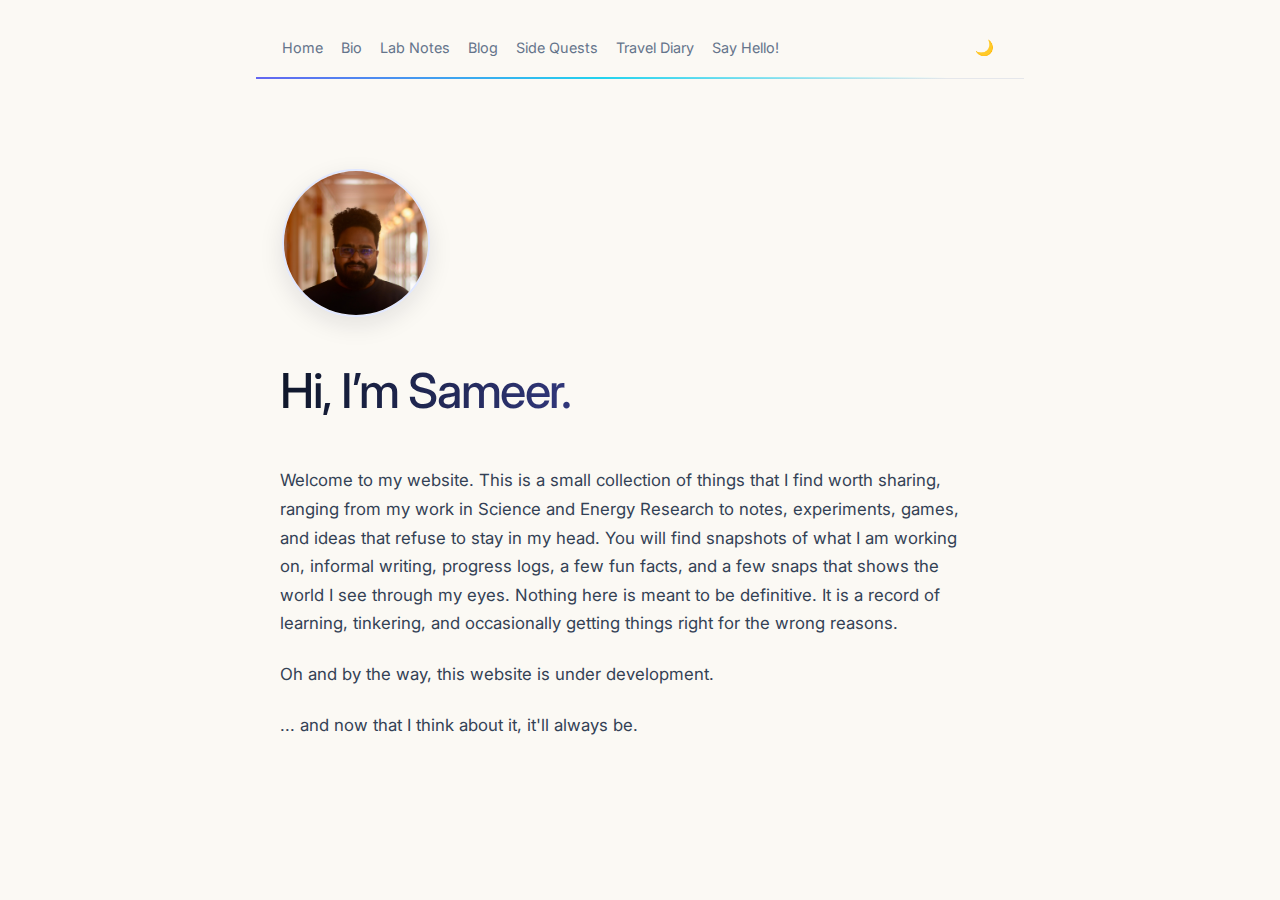
<file: index.html>
<!DOCTYPE html>
<html lang="en">
<head>

  <script>
  (function() {
    var theme = localStorage.getItem('theme');
    if (theme) {
      document.documentElement.setAttribute('data-theme', theme);
    } else if (window.matchMedia('(prefers-color-scheme: dark)').matches) {
      document.documentElement.setAttribute('data-theme', 'dark');
    }
  })();
</script>

<!-- Google Tag Manager -->
<script>(function(w,d,s,l,i){w[l]=w[l]||[];w[l].push({'gtm.start':
new Date().getTime(),event:'gtm.js'});var f=d.getElementsByTagName(s)[0],
j=d.createElement(s),dl=l!='dataLayer'?'&l='+l:'';j.async=true;j.src=
'https://www.googletagmanager.com/gtm.js?id='+i+dl;f.parentNode.insertBefore(j,f);
})(window,document,'script','dataLayer','GTM-MBDZ4VKH');</script>
<!-- End Google Tag Manager -->
  
  <meta charset="UTF-8">
  <title>Sameer Devipur</title>
  <meta name="viewport" content="width=device-width, initial-scale=1">

  <link rel="icon" type="image/svg+xml" href="assets/favicon.svg">
  <link rel="stylesheet" href="assets/css/style.css">

  <!-- Font -->
  <link rel="preconnect" href="https://fonts.googleapis.com">
  <link rel="preconnect" href="https://fonts.gstatic.com" crossorigin>
  <link href="https://fonts.googleapis.com/css2?family=Inter:wght@300;400;500;600&display=swap" rel="stylesheet">

  <script src="assets/js/include.js" defer></script>
</head>

<body>

<!-- Google Tag Manager (noscript) -->
<noscript><iframe src="https://www.googletagmanager.com/ns.html?id=GTM-MBDZ4VKH"
height="0" width="0" style="display:none;visibility:hidden"></iframe></noscript>
<!-- End Google Tag Manager (noscript) -->
  
  <header id="site-header"></header>

  <main>
    <img
      src="assets/images/DP.jpeg"
      alt="Sameer Devipur"
      class="profile-pic">

    <h1>Hi, I’m Sameer.</h1>

    <p>
      Welcome to my website. This is a small collection of things that I find worth
      sharing, ranging from my work in Science and Energy Research to notes,
      experiments, games, and ideas that refuse to stay in my head. You will
      find snapshots of what I am working on, informal writing, progress logs,
      a few fun facts, and a few snaps that shows the world I see through my
      eyes. Nothing here is meant to be definitive. It is a record of learning,
      tinkering, and occasionally getting things right for the wrong reasons.
    </p>

    <p>
      Oh and by the way, this website is under development.
    </p>
    <p>
      ... and now that I think about it, it'll always be.
    </p>

  </main>

</body>
</html>
</file>
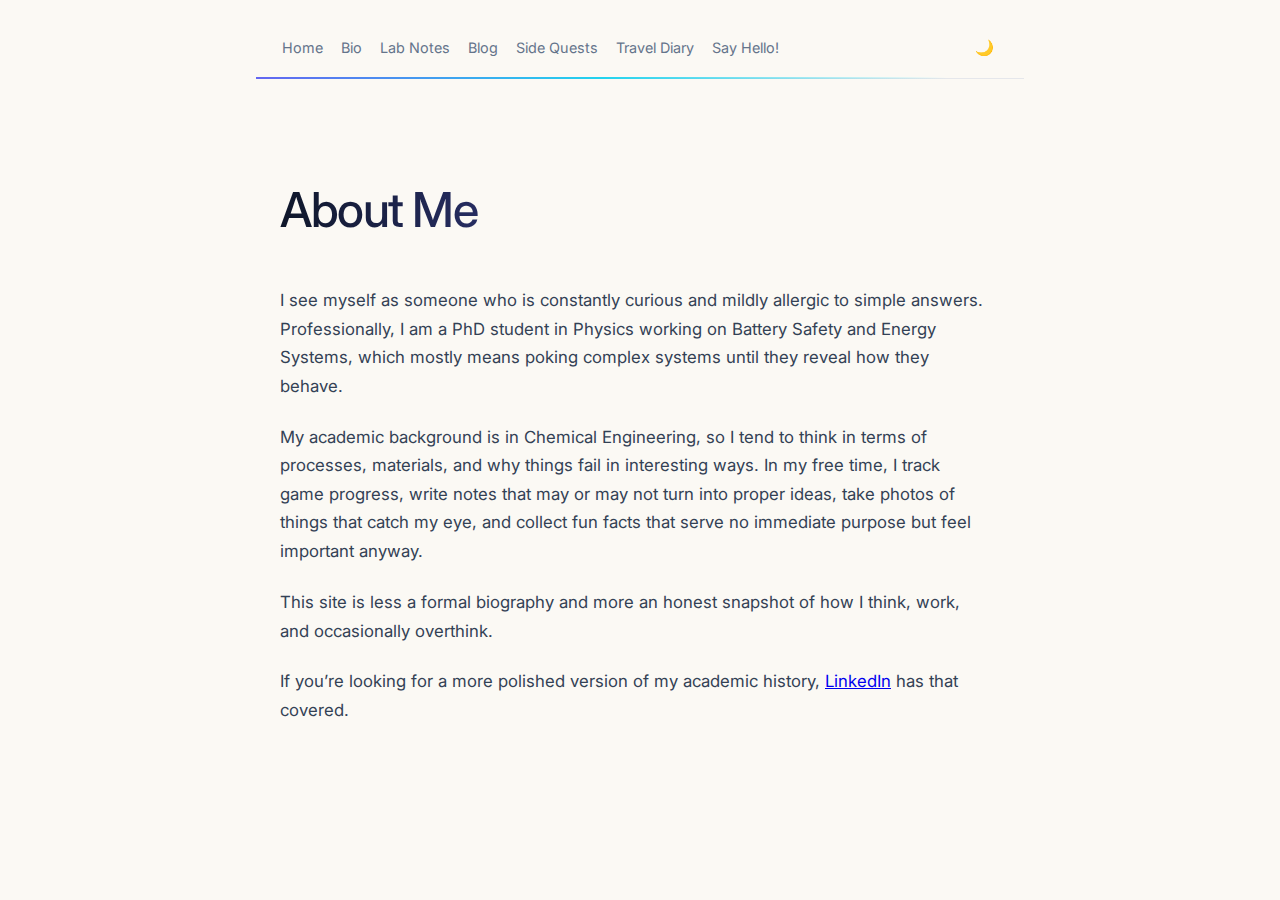
<file: about.html>
<!DOCTYPE html>
<html lang="en">
<head>

  <script>
  (function() {
    var theme = localStorage.getItem('theme');
    if (theme) {
      document.documentElement.setAttribute('data-theme', theme);
    } else if (window.matchMedia('(prefers-color-scheme: dark)').matches) {
      document.documentElement.setAttribute('data-theme', 'dark');
    }
  })();
</script>

<!-- Google Tag Manager -->
<script>(function(w,d,s,l,i){w[l]=w[l]||[];w[l].push({'gtm.start':
new Date().getTime(),event:'gtm.js'});var f=d.getElementsByTagName(s)[0],
j=d.createElement(s),dl=l!='dataLayer'?'&l='+l:'';j.async=true;j.src=
'https://www.googletagmanager.com/gtm.js?id='+i+dl;f.parentNode.insertBefore(j,f);
})(window,document,'script','dataLayer','GTM-MBDZ4VKH');</script>
<!-- End Google Tag Manager -->
  
  <meta charset="UTF-8">
  <title>About Me</title>
  <meta name="viewport" content="width=device-width, initial-scale=1">

  <link rel="icon" type="image/svg+xml" href="assets/favicon.svg">
  <link rel="stylesheet" href="assets/css/style.css">

  <!-- Font -->
  <link rel="preconnect" href="https://fonts.googleapis.com">
  <link rel="preconnect" href="https://fonts.gstatic.com" crossorigin>
  <link href="https://fonts.googleapis.com/css2?family=Inter:wght@300;400;500;600&display=swap" rel="stylesheet">

  <script src="assets/js/include.js" defer></script>
</head>

<body>

  <!-- Google Tag Manager (noscript) -->
<noscript><iframe src="https://www.googletagmanager.com/ns.html?id=GTM-MBDZ4VKH"
height="0" width="0" style="display:none;visibility:hidden"></iframe></noscript>
<!-- End Google Tag Manager (noscript) -->
  
  <header id="site-header"></header>

  <main>
    <h1>About Me</h1>

    <p>
      I see myself as someone who is constantly curious and
      mildly allergic to simple answers. Professionally, I am a PhD student
      in Physics working on Battery Safety and Energy Systems, which mostly
      means poking complex systems until they reveal how they behave.
    </p>

    <p>
      My academic background is in Chemical Engineering, so I tend to think
      in terms of processes, materials, and why things fail in interesting
      ways. In my free time, I track game progress, write notes that may or
      may not turn into proper ideas, take photos of things that catch my
      eye, and collect fun facts that serve no immediate purpose but feel
      important anyway.
    </p>

    <p>
      This site is less a formal biography and more an honest snapshot of
      how I think, work, and occasionally overthink.
    </p>

    <p>
      If you’re looking for a more polished version of my academic history,
      <a href="https://www.linkedin.com/in/sameer-v-devipur/"
         target="_blank" rel="noopener noreferrer">LinkedIn</a>
      has that covered.
    </p>
  </main>

</body>
  
</html>
</file>
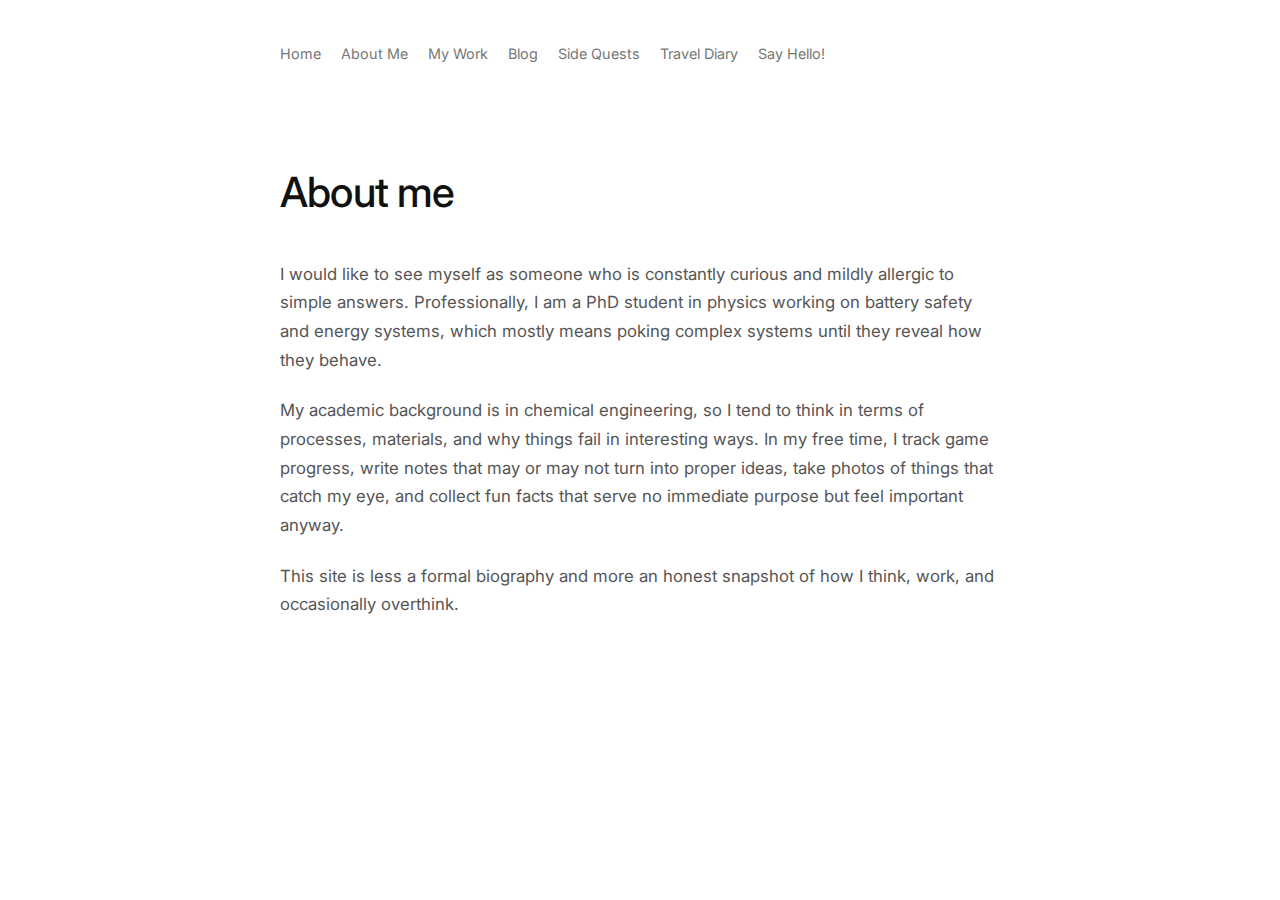
<file: aboutme.html>
<!DOCTYPE html>
<html lang="en">
<head>
  <meta charset="UTF-8">
  <title>About Me</title>
  <meta name="viewport" content="width=device-width, initial-scale=1">

  <!-- Font -->
  <link rel="preconnect" href="https://fonts.googleapis.com">
  <link rel="preconnect" href="https://fonts.gstatic.com" crossorigin>
  <link href="https://fonts.googleapis.com/css2?family=Inter:wght@300;400;500;600&display=swap" rel="stylesheet">

  <style>
    :root {
      --text-main: #111;
      --text-muted: #555;
      --text-light: #777;
      --bg: #ffffff;
      --max-width: 720px;
    }

    body {
      margin: 0;
      background: var(--bg);
      font-family: "Inter", system-ui, sans-serif;
      color: var(--text-main);
      line-height: 1.7;
    }

    header {
      max-width: var(--max-width);
      margin: 40px auto 0;
      padding: 0 24px;
    }

    nav a {
      text-decoration: none;
      color: var(--text-light);
      font-size: 0.9rem;
      margin-right: 16px;
    }

    nav a:hover {
      color: var(--text-main);
    }

    main {
      max-width: var(--max-width);
      margin: 10vh auto;
      padding: 0 24px;
    }

    h1 {
      font-size: clamp(2rem, 3.5vw, 2.6rem);
      font-weight: 500;
      margin-bottom: 2rem;
      letter-spacing: -0.02em;
    }

    p {
      font-size: 1.05rem;
      font-weight: 400;
      color: var(--text-muted);
      margin-bottom: 1.4rem;
    }

    p:last-child {
      margin-bottom: 0;
    }

    @media (max-width: 600px) {
      main {
        margin: 8vh auto;
      }
    }
  </style>
</head>

<body>

  <header>
    <nav>
      <a href="index.html">Home</a>
      <a href="about.html">About Me</a>
      <a href="work.html">My Work</a>
      <a href="blog.html">Blog</a>
      <a href="side-quests.html">Side Quests</a>
      <a href="travel.html">Travel Diary</a>
      <a href="contact.html">Say Hello!</a>
    </nav>
  </header>

  <main>
    <h1>About me</h1>

    <p>
      I would like to see myself as someone who is constantly curious and
      mildly allergic to simple answers. Professionally, I am a PhD student
      in physics working on battery safety and energy systems, which mostly
      means poking complex systems until they reveal how they behave.
    </p>

    <p>
      My academic background is in chemical engineering, so I tend to think
      in terms of processes, materials, and why things fail in interesting
      ways. In my free time, I track game progress, write notes that may or
      may not turn into proper ideas, take photos of things that catch my
      eye, and collect fun facts that serve no immediate purpose but feel
      important anyway.
    </p>

    <p>
      This site is less a formal biography and more an honest snapshot of
      how I think, work, and occasionally overthink.
    </p>
  </main>

</body>
</html>
</file>
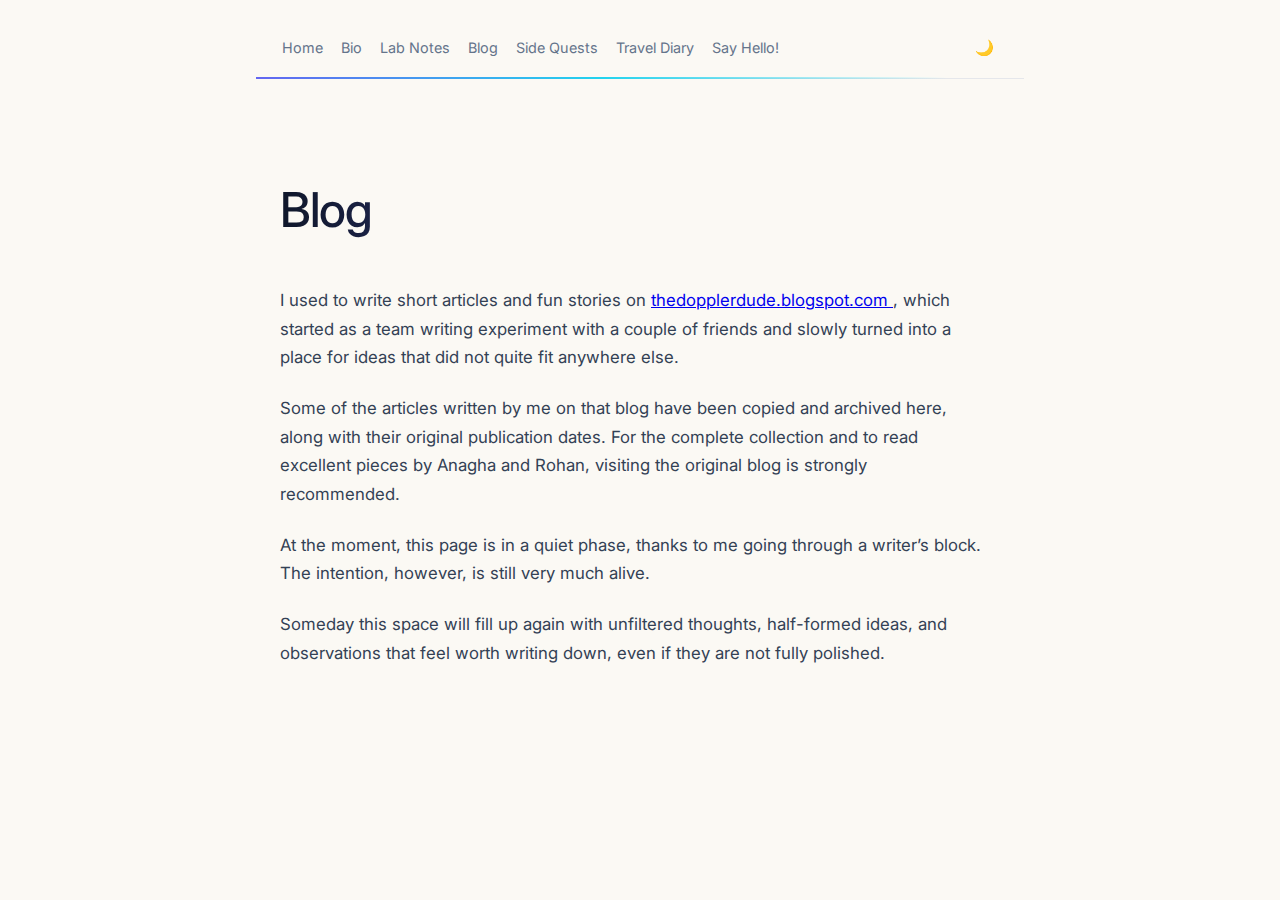
<file: blog.html>
<!DOCTYPE html>
<html lang="en">
<head>
  
<script>
  (function() {
    var theme = localStorage.getItem('theme');
    if (theme) {
      document.documentElement.setAttribute('data-theme', theme);
    } else if (window.matchMedia('(prefers-color-scheme: dark)').matches) {
      document.documentElement.setAttribute('data-theme', 'dark');
    }
  })();
</script>

<!-- Google Tag Manager -->
<script>(function(w,d,s,l,i){w[l]=w[l]||[];w[l].push({'gtm.start':
new Date().getTime(),event:'gtm.js'});var f=d.getElementsByTagName(s)[0],
j=d.createElement(s),dl=l!='dataLayer'?'&l='+l:'';j.async=true;j.src=
'https://www.googletagmanager.com/gtm.js?id='+i+dl;f.parentNode.insertBefore(j,f);
})(window,document,'script','dataLayer','GTM-MBDZ4VKH');</script>
<!-- End Google Tag Manager -->
  
  <meta charset="UTF-8">
  <title>Blog — Sameer Devipur</title>
  <meta name="viewport" content="width=device-width, initial-scale=1">

  <link rel="icon" type="image/svg+xml" href="assets/favicon.svg">
  <link rel="stylesheet" href="assets/css/style.css">

  <!-- Font -->
  <link rel="preconnect" href="https://fonts.googleapis.com">
  <link rel="preconnect" href="https://fonts.gstatic.com" crossorigin>
  <link href="https://fonts.googleapis.com/css2?family=Inter:wght@300;400;500;600&display=swap" rel="stylesheet">

  <script src="assets/js/include.js" defer></script>
</head>

<body>

  <!-- Google Tag Manager (noscript) -->
<noscript><iframe src="https://www.googletagmanager.com/ns.html?id=GTM-MBDZ4VKH"
height="0" width="0" style="display:none;visibility:hidden"></iframe></noscript>
<!-- End Google Tag Manager (noscript) -->
  
  <header id="site-header"></header>

  <main>
    <h1>Blog</h1>

    <p>
      I used to write short articles and fun stories on
      <a href="https://thedopplerdude.blogspot.com"
         target="_blank" rel="noopener noreferrer">
        thedopplerdude.blogspot.com
      </a>,
      which started as a team writing experiment with a couple of friends
      and slowly turned into a place for ideas that did not quite fit
      anywhere else.
    </p>
    
    <p>
      Some of the articles written by me on that blog have been copied and
      archived here, along with their original publication dates. For the
      complete collection and to read excellent pieces by Anagha and Rohan,
      visiting the original blog is strongly recommended.
    </p>

    <p>
      At the moment, this page is in a quiet phase, thanks to me going
      through a writer’s block. The intention, however, is still very
      much alive.
    </p>

    <p>
      Someday this space will fill up again with unfiltered thoughts,
      half-formed ideas, and observations that feel worth writing down,
      even if they are not fully polished.
    </p>
  </main>

</body>
</html>
</file>
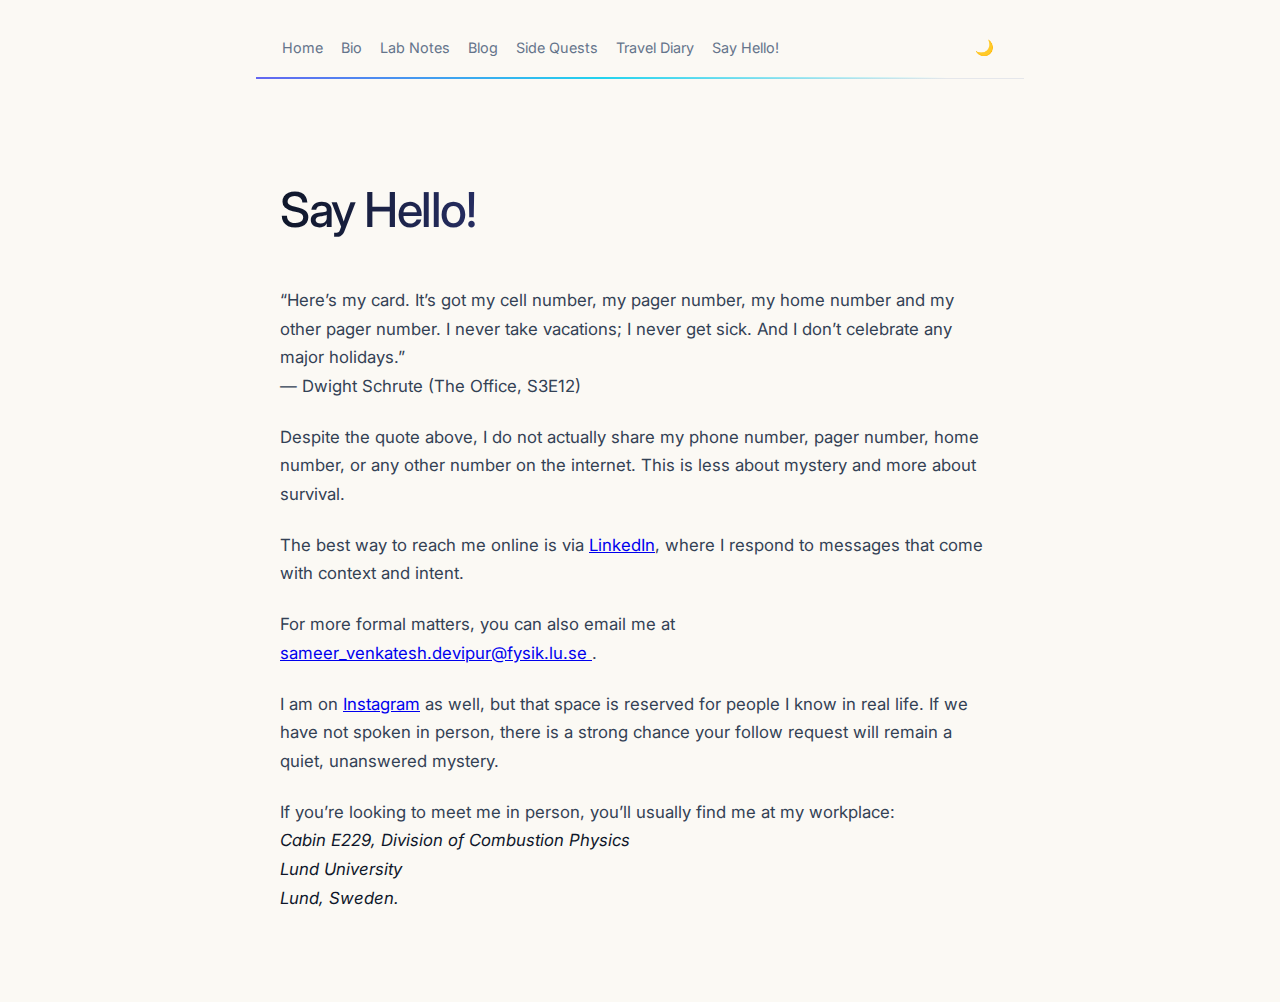
<file: contact.html>
<!DOCTYPE html>
<html lang="en">
<head>

  <script>
  (function() {
    var theme = localStorage.getItem('theme');
    if (theme) {
      document.documentElement.setAttribute('data-theme', theme);
    } else if (window.matchMedia('(prefers-color-scheme: dark)').matches) {
      document.documentElement.setAttribute('data-theme', 'dark');
    }
  })();
</script>

<!-- Google Tag Manager -->
<script>(function(w,d,s,l,i){w[l]=w[l]||[];w[l].push({'gtm.start':
new Date().getTime(),event:'gtm.js'});var f=d.getElementsByTagName(s)[0],
j=d.createElement(s),dl=l!='dataLayer'?'&l='+l:'';j.async=true;j.src=
'https://www.googletagmanager.com/gtm.js?id='+i+dl;f.parentNode.insertBefore(j,f);
})(window,document,'script','dataLayer','GTM-MBDZ4VKH');</script>
<!-- End Google Tag Manager -->
  
  <meta charset="UTF-8">
  <title>Say Hello! — Sameer Devipur</title>
  <meta name="viewport" content="width=device-width, initial-scale=1">

  <link rel="icon" type="image/svg+xml" href="assets/favicon.svg">
  <link rel="stylesheet" href="assets/css/style.css">

  <!-- Font -->
  <link rel="preconnect" href="https://fonts.googleapis.com">
  <link rel="preconnect" href="https://fonts.gstatic.com" crossorigin>
  <link href="https://fonts.googleapis.com/css2?family=Inter:wght@300;400;500;600&display=swap" rel="stylesheet">

  <script src="assets/js/include.js" defer></script>
</head>

<body>

<!-- Google Tag Manager (noscript) -->
<noscript><iframe src="https://www.googletagmanager.com/ns.html?id=GTM-MBDZ4VKH"
height="0" width="0" style="display:none;visibility:hidden"></iframe></noscript>
<!-- End Google Tag Manager (noscript) -->
  
  <header id="site-header"></header>

  <main>
    <h1>Say Hello!</h1>

    <p class="quote">
      “Here’s my card. It’s got my cell number, my pager number, my home
      number and my other pager number. I never take vacations; I never
      get sick. And I don’t celebrate any major holidays.”
      <br>
      — Dwight Schrute (The Office, S3E12)
    </p>

    <p>
      Despite the quote above, I do not actually share my phone number,
      pager number, home number, or any other number on the internet.
      This is less about mystery and more about survival.
    </p>

    <p>
      The best way to reach me online is via
      <a href="https://www.linkedin.com/in/sameer-v-devipur/"
         target="_blank" rel="noopener noreferrer">LinkedIn</a>,
      where I respond to messages that come with context and intent.
    </p>

    <p>
      For more formal matters, you can also email me at
      <a href="mailto:sameer_venkatesh.devipur@fysik.lu.se">
        sameer_venkatesh.devipur@fysik.lu.se
      </a>.
    </p>

    <p>
      I am on
      <a href="https://www.instagram.com/devipursameer/"
         target="_blank" rel="noopener noreferrer">Instagram</a>
      as well, but that space is reserved for people I know in real life.
      If we have not spoken in person, there is a strong chance your follow
      request will remain a quiet, unanswered mystery.
    </p>

    <p>
      If you’re looking to meet me in person, you’ll usually find me at
      my workplace:
      <br>
      <em>
        Cabin E229, Division of Combustion Physics<br>
        Lund University<br>
        Lund, Sweden.
      </em>
    </p>
  </main>

</body>
</html>
</file>
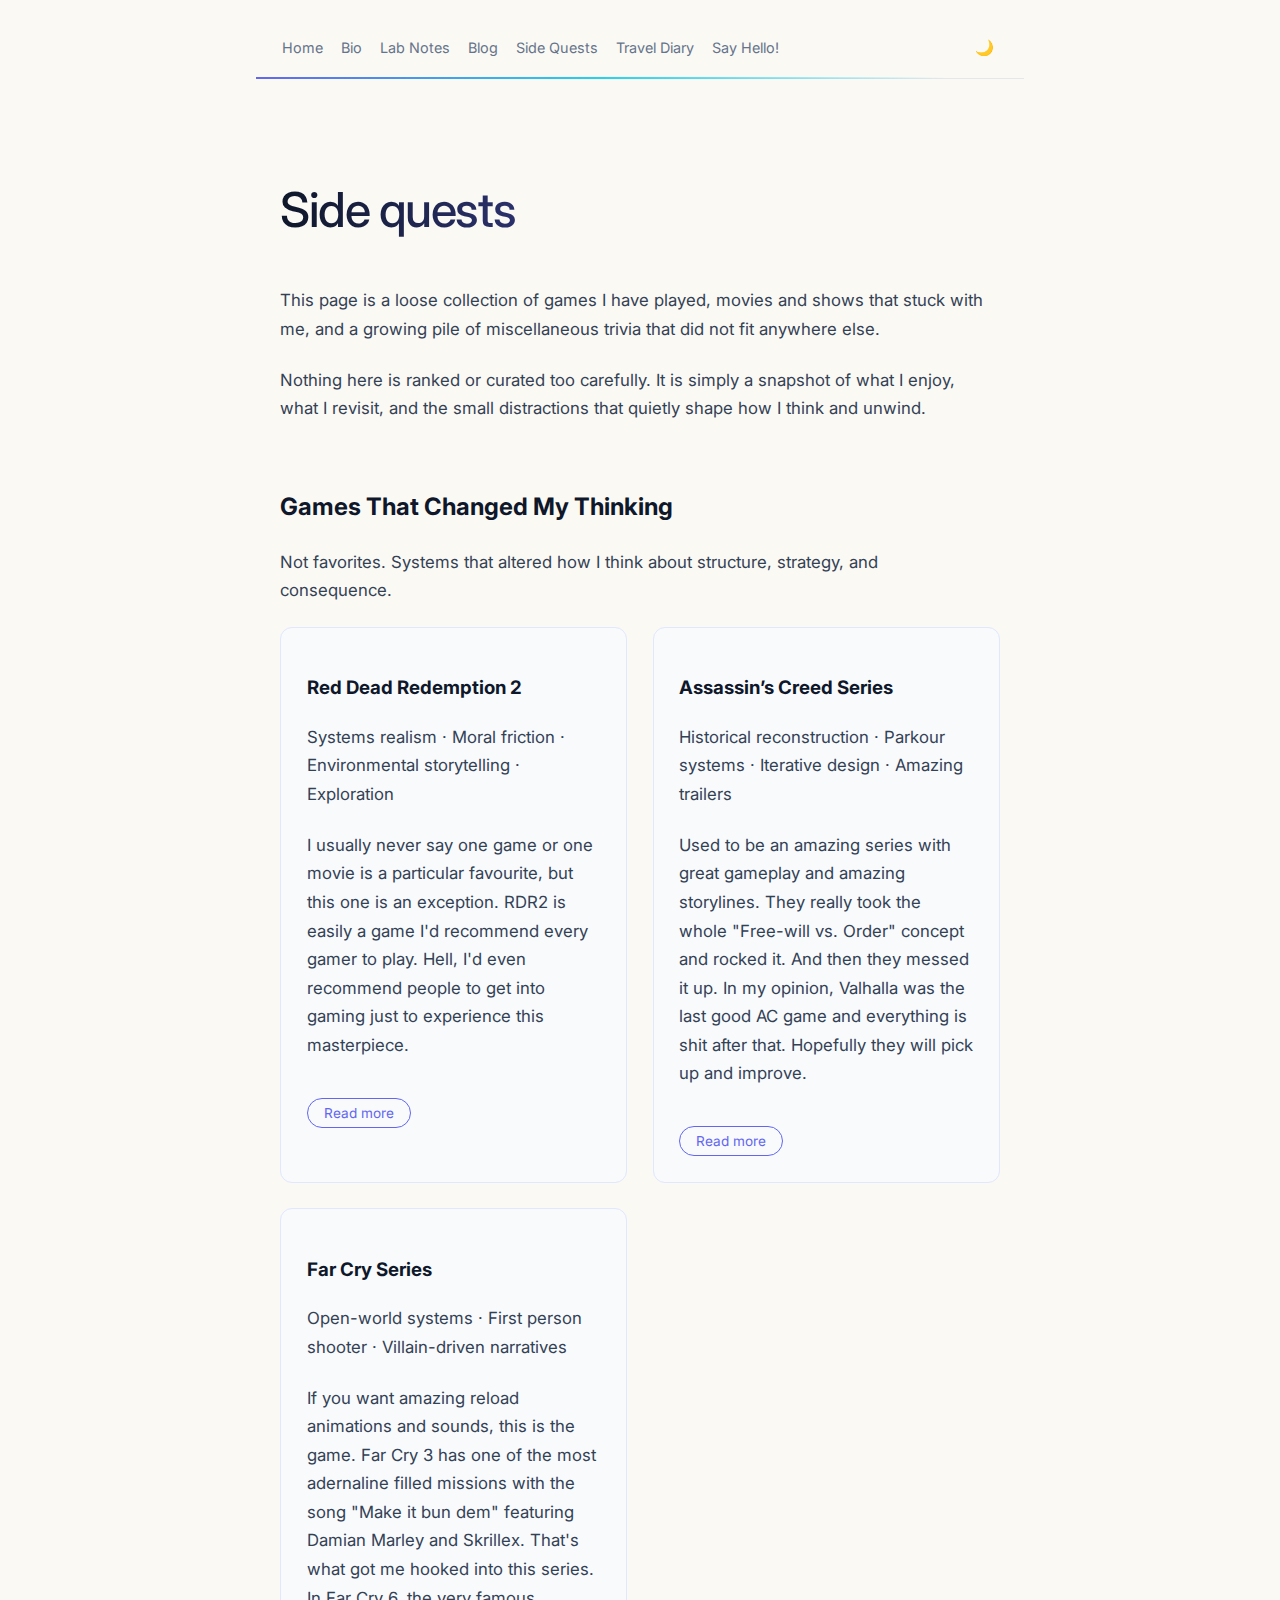
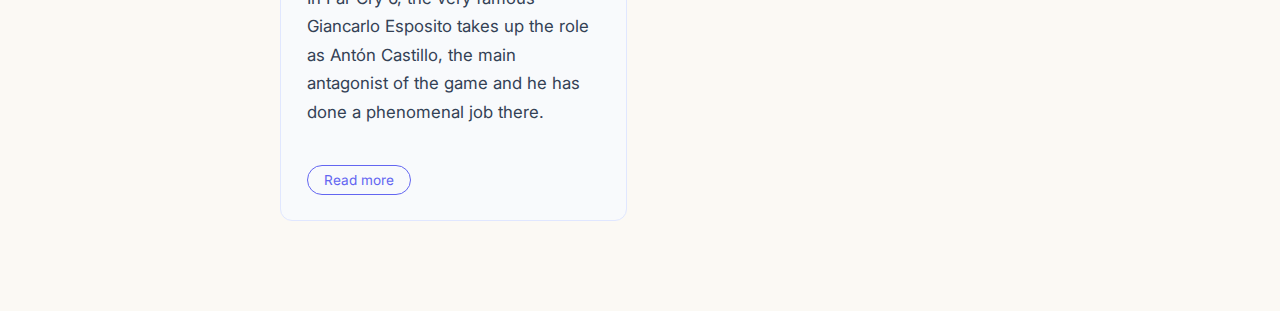
<file: side-quests.html>
<!DOCTYPE html>
<html lang="en">
<head>
  <meta charset="UTF-8">
  <title>Side Quests — Sameer Devipur</title>
  <meta name="viewport" content="width=device-width, initial-scale=1">

  <link rel="icon" type="image/svg+xml" href="assets/favicon.svg">
  <link rel="stylesheet" href="assets/css/style.css">

  <!-- Font -->
  <link rel="preconnect" href="https://fonts.googleapis.com">
  <link rel="preconnect" href="https://fonts.gstatic.com" crossorigin>
  <link href="https://fonts.googleapis.com/css2?family=Inter:wght@300;400;500;600&display=swap" rel="stylesheet">

  <script src="assets/js/include.js" defer></script>
</head>

<body>

<header id="site-header"></header>

<main>
  <h1>Side quests</h1>

  <p>
    This page is a loose collection of games I have played, movies and
    shows that stuck with me, and a growing pile of miscellaneous trivia
    that did not fit anywhere else.
  </p>

  <p>
    Nothing here is ranked or curated too carefully. It is simply a
    snapshot of what I enjoy, what I revisit, and the small distractions
    that quietly shape how I think and unwind.
  </p>

  <section class="side-section">
    <h2>Games That Changed My Thinking</h2>

    <p class="section-intro">
      Not favorites. Systems that altered how I think about structure,
      strategy, and consequence.
    </p>

    <div class="thinking-grid">

      <!-- Red Dead Redemption 2 -->

      <article class="thinking-card">

        <h3>Red Dead Redemption 2</h3>
        <p class="game-meta">
          Systems realism · Moral friction · Environmental storytelling · Exploration
        </p>

        <p>
          I usually never say one game or one movie is a particular favourite,
          but this one is an exception. RDR2 is easily a game I'd recommend every
          gamer to play. Hell, I'd even recommend people to get into gaming just
          to experience this masterpiece.
        </p>

        <div class="expand-content">

          <p>
            The game rewards patience over optimization. It demands immersion.
            You are not rushing toward completion. You are inhabiting a world.
          </p>

          <p class="mechanic">
            <strong>Mechanic worth stealing:</strong>
            Don't rush and explore in the first hour. Let the game introduce you slowly.
            Take your absolute sweet time to explore everything later on before finishing the game.
          </p>

        </div>

        <button class="read-more-btn">Read more</button>

      </article>


      <!-- Assassin's Creed Series -->

      <article class="thinking-card">

        <h3>Assassin’s Creed Series</h3>
        <p class="game-meta">
          Historical reconstruction · Parkour systems · Iterative design · Amazing trailers
        </p>

        <p>
          Used to be an amazing series with great gameplay and amazing storylines.
          They really took the whole "Free-will vs. Order" concept and rocked it.
          And then they messed it up. In my opinion, Valhalla was the last good
          AC game and everything is shit after that. Hopefully they will pick up and improve.
        </p>

        <div class="expand-content">

          <p class="mechanic">
            <strong>Mechanic worth stealing:</strong>
            Use environment as curriculum. Let architecture teach the player.
          </p>

          <h4>Titles I’ve Played (Almost everything)</h4>
          <ul>
            <li>Assassin’s Creed</li>
            <li>AC II</li>
            <li>AC Brotherhood</li>
            <li>AC Revelations</li>
            <li>AC III</li>
            <li>AC Liberation</li>
            <li>AC IV: Black Flag</li>
            <li>AC Freedom Cry</li>
            <li>AC Rogue</li>
            <li>AC Unity</li>
            <li>AC Syndicate</li>
            <li>AC Origins</li>
            <li>AC Odyssey</li>
            <li>AC Valhalla</li>
            <li>AC Mirage</li>
            <li>AC Shadows</li>
          </ul>

        </div>

        <button class="read-more-btn">Read more</button>

      </article>

<!-- Far Cry Series -->
      
    <article class="thinking-card">

      <h3>Far Cry Series</h3>
      <p class="game-meta">
        Open-world systems · First person shooter · Villain-driven narratives
      </p>

      <p>
        If you want amazing reload animations and sounds, this is the game.
        Far Cry 3 has one of the most adernaline filled missions with the song
        "Make it bun dem" featuring Damian Marley and Skrillex. That's what got me
        hooked into this series. In Far Cry 6, the very famous Giancarlo Esposito
        takes up the role as Antón Castillo, the main antagonist of the game and
        he has done a phenomenal job there.
      </p>
      
     <div class="expand-content">
      
      <p>
        The antagonists often overshadow the protagonist. It's a unique and risky 
        approach but it has worked so far for them. Far Cry 6 showed signs of losing
        its grip on the gameplay but Giancarlo carried the game by his acting. Hopefully
        they'll pick up after this, if they make any.
      </p>

      <p class="mechanic">
        <strong>Mechanic worth stealing:</strong>
        Go wild and crazy.
      </p>

    </div>

    <button class="read-more-btn">Read more</button>

  </article>
    
    </div>
  </section>

</main>

<script>
  document.querySelectorAll('.read-more-btn').forEach(button => {
    button.addEventListener('click', () => {
      const card = button.closest('.thinking-card');
      card.classList.toggle('expanded');
      button.textContent =
        card.classList.contains('expanded') ? 'Read less' : 'Read more';
    });
  });
</script>

</body>
</html>
</file>
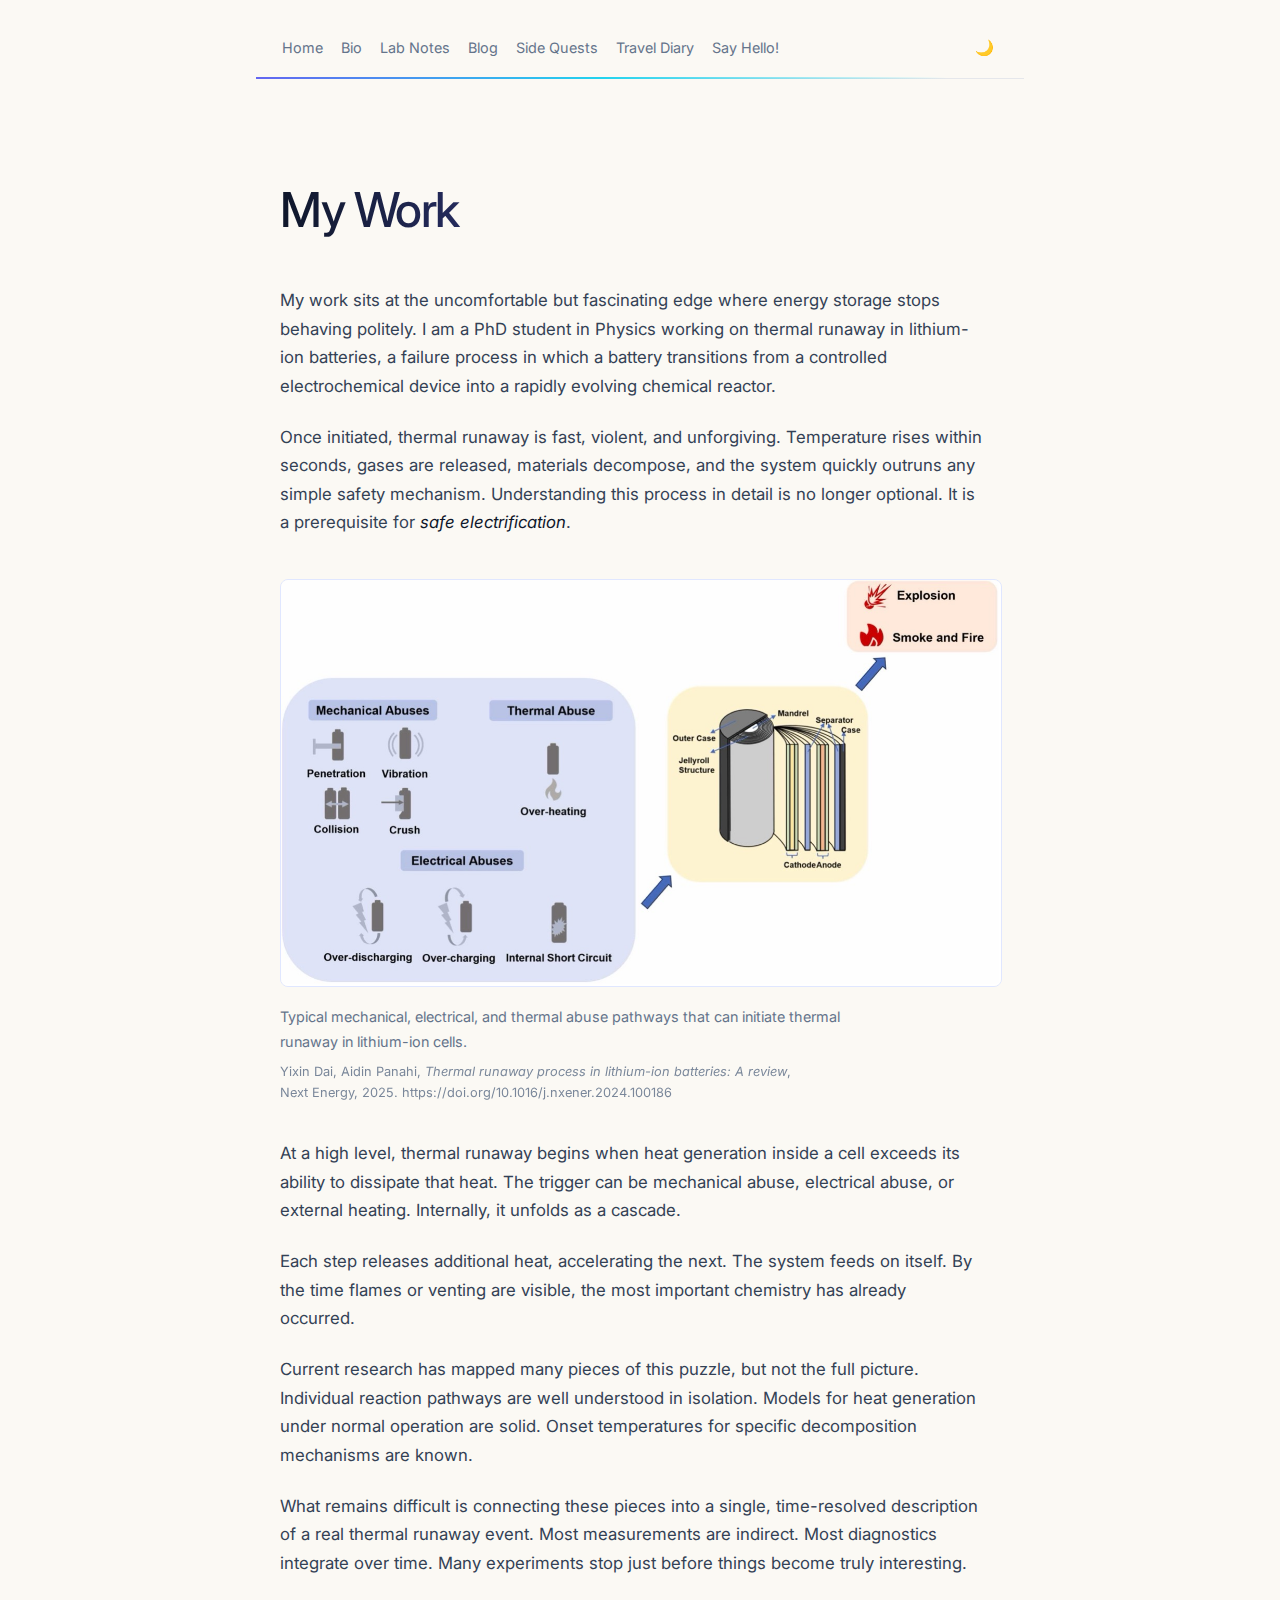
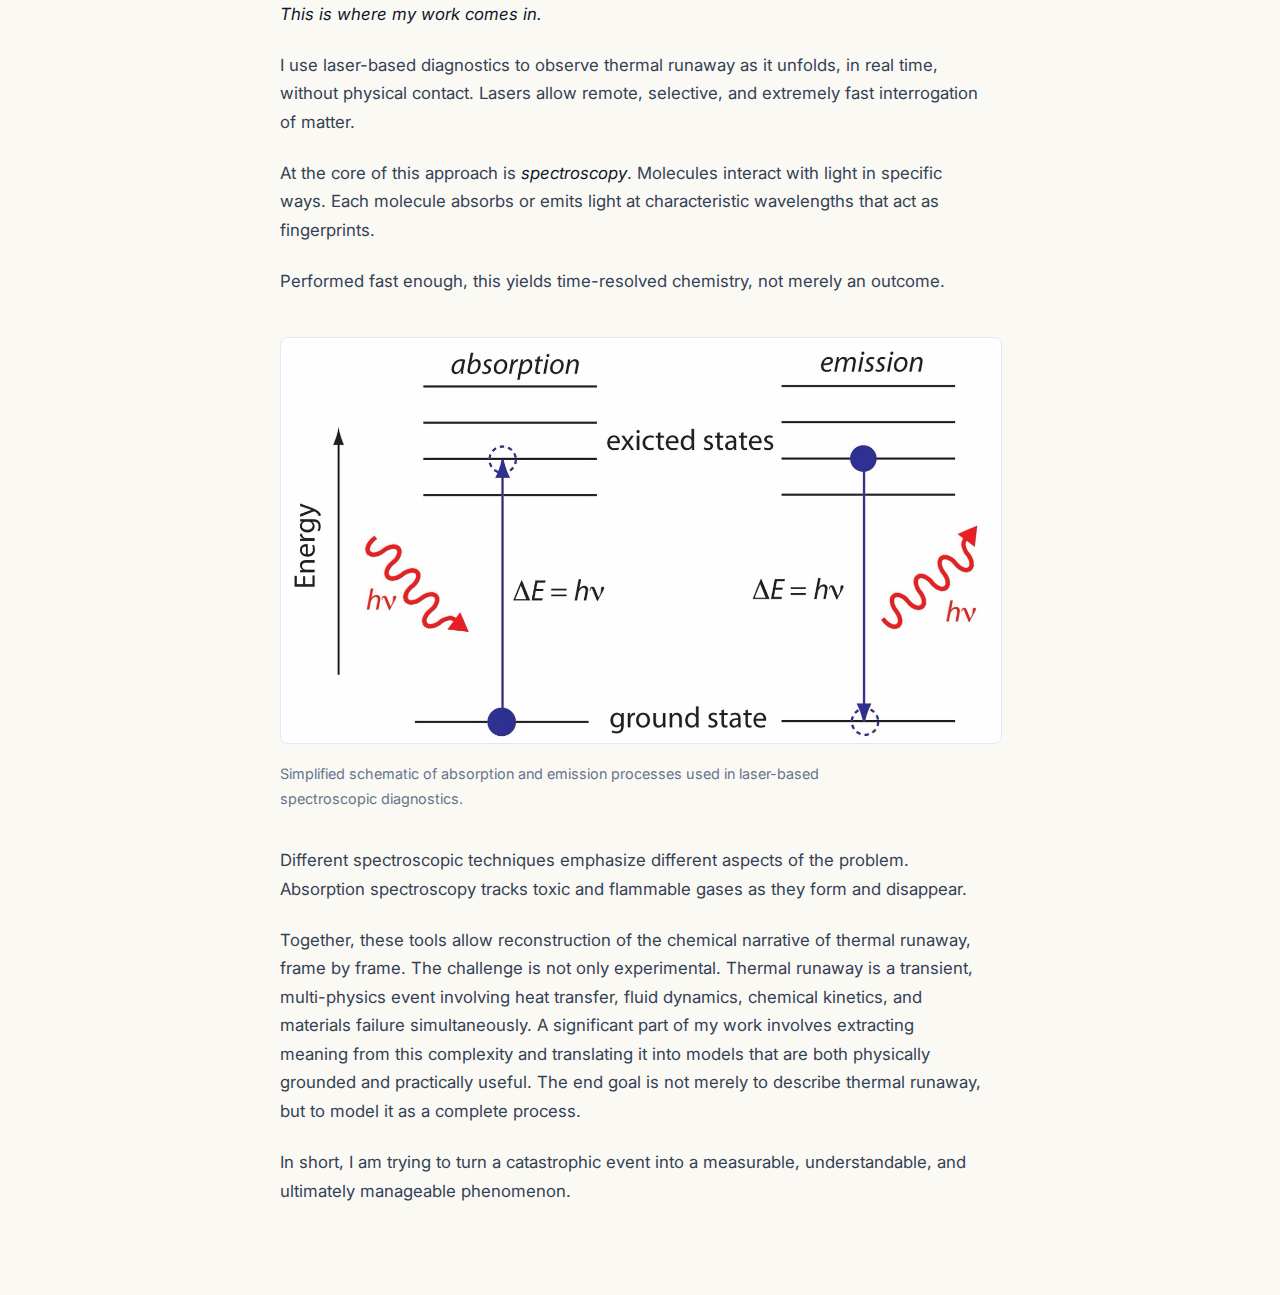
<file: work.html>
<!DOCTYPE html>
<html lang="en">
<head>
  <meta charset="UTF-8">
  <title>My Work — Sameer Devipur</title>
  <meta name="viewport" content="width=device-width, initial-scale=1">

  <link rel="icon" type="image/svg+xml" href="assets/favicon.svg">
  <link rel="stylesheet" href="assets/css/style.css">

  <!-- Font -->
  <link rel="preconnect" href="https://fonts.googleapis.com">
  <link rel="preconnect" href="https://fonts.gstatic.com" crossorigin>
  <link
    href="https://fonts.googleapis.com/css2?family=Inter:wght@300;400;500;600&display=swap"
    rel="stylesheet">

  <script src="assets/js/include.js" defer></script>
</head>

<body>

  <header id="site-header"></header>

  <main class="content">

    <h1>My Work</h1>

    <p>
      My work sits at the uncomfortable but fascinating edge where energy
      storage stops behaving politely. I am a PhD student in Physics working
      on thermal runaway in lithium-ion batteries, a failure process in which
      a battery transitions from a controlled electrochemical device into a
      rapidly evolving chemical reactor.
    </p>

    <p>
      Once initiated, thermal runaway is fast, violent, and unforgiving.
      Temperature rises within seconds, gases are released, materials
      decompose, and the system quickly outruns any simple safety mechanism.
      Understanding this process in detail is no longer optional. It is a
      prerequisite for <em>safe electrification</em>.
    </p>

    <figure>
      <img
        src="assets/images/thermal-runaway-abuse.png"
        alt="Abuse scenarios leading to thermal runaway in lithium-ion batteries">
      <figcaption>
        Typical mechanical, electrical, and thermal abuse pathways that can
        initiate thermal runaway in lithium-ion cells.
      </figcaption>
      <div class="citation">
        Yixin Dai, Aidin Panahi,
        <em>Thermal runaway process in lithium-ion batteries: A review</em>,
        Next Energy, 2025.
        https://doi.org/10.1016/j.nxener.2024.100186
      </div>
    </figure>

    <p>
      At a high level, thermal runaway begins when heat generation inside
      a cell exceeds its ability to dissipate that heat. The trigger can be
      mechanical abuse, electrical abuse, or external heating. Internally,
      it unfolds as a cascade.
    </p>

    <p>
      Each step releases additional heat, accelerating the next. The system
      feeds on itself. By the time flames or venting are visible, the most
      important chemistry has already occurred.
    </p>

    <p>
      Current research has mapped many pieces of this puzzle, but not the
      full picture. Individual reaction pathways are well understood in
      isolation. Models for heat generation under normal operation are solid.
      Onset temperatures for specific decomposition mechanisms are known.
    </p>

    <p>
      What remains difficult is connecting these pieces into a single,
      time-resolved description of a real thermal runaway event. Most
      measurements are indirect. Most diagnostics integrate over time. Many
      experiments stop just before things become truly interesting.
    </p>

    <p><em>This is where my work comes in.</em></p>

    <p>
      I use laser-based diagnostics to observe thermal runaway as it unfolds,
      in real time, without physical contact. Lasers allow remote, selective,
      and extremely fast interrogation of matter.
    </p>

    <p>
      At the core of this approach is <em>spectroscopy</em>. Molecules interact
      with light in specific ways. Each molecule absorbs or emits light at
      characteristic wavelengths that act as fingerprints.
    </p>

    <p>
      Performed fast enough, this yields time-resolved chemistry, not merely
      an outcome.
    </p>

    <figure>
      <img
        src="assets/images/spectroscopy-energy-levels.png"
        alt="Energy level diagram illustrating absorption and emission spectroscopy">
      <figcaption>
        Simplified schematic of absorption and emission processes used in
        laser-based spectroscopic diagnostics.
      </figcaption>
    </figure>

    <p>
      Different spectroscopic techniques emphasize different aspects of the
      problem. Absorption spectroscopy tracks toxic and flammable gases as
      they form and disappear.
    </p>

    <p>
      Together, these tools allow reconstruction of the chemical narrative
      of thermal runaway, frame by frame. The challenge is not only experimental.
      Thermal runaway is a transient, multi-physics event involving heat transfer,
      fluid dynamics, chemical kinetics, and materials failure simultaneously.
      A significant part of my work involves extracting meaning from this
      complexity and translating it into models that are both physically
      grounded and practically useful. The end goal is not merely to describe 
      thermal runaway, but to model it as a complete process.
    </p>

    <p>
      In short, I am trying to turn a catastrophic event into a measurable,
      understandable, and ultimately manageable phenomenon.
    </p>

  </main>

</body>
</html>

<!-- Google tag (gtag.js) -->
<script async src="https://www.googletagmanager.com/gtag/js?id=G-ND56G7GR4N"></script>
<script>
  window.dataLayer = window.dataLayer || [];
  function gtag(){dataLayer.push(arguments);}
  gtag('js', new Date());

  gtag('config', 'G-ND56G7GR4N');
</script>
</file>
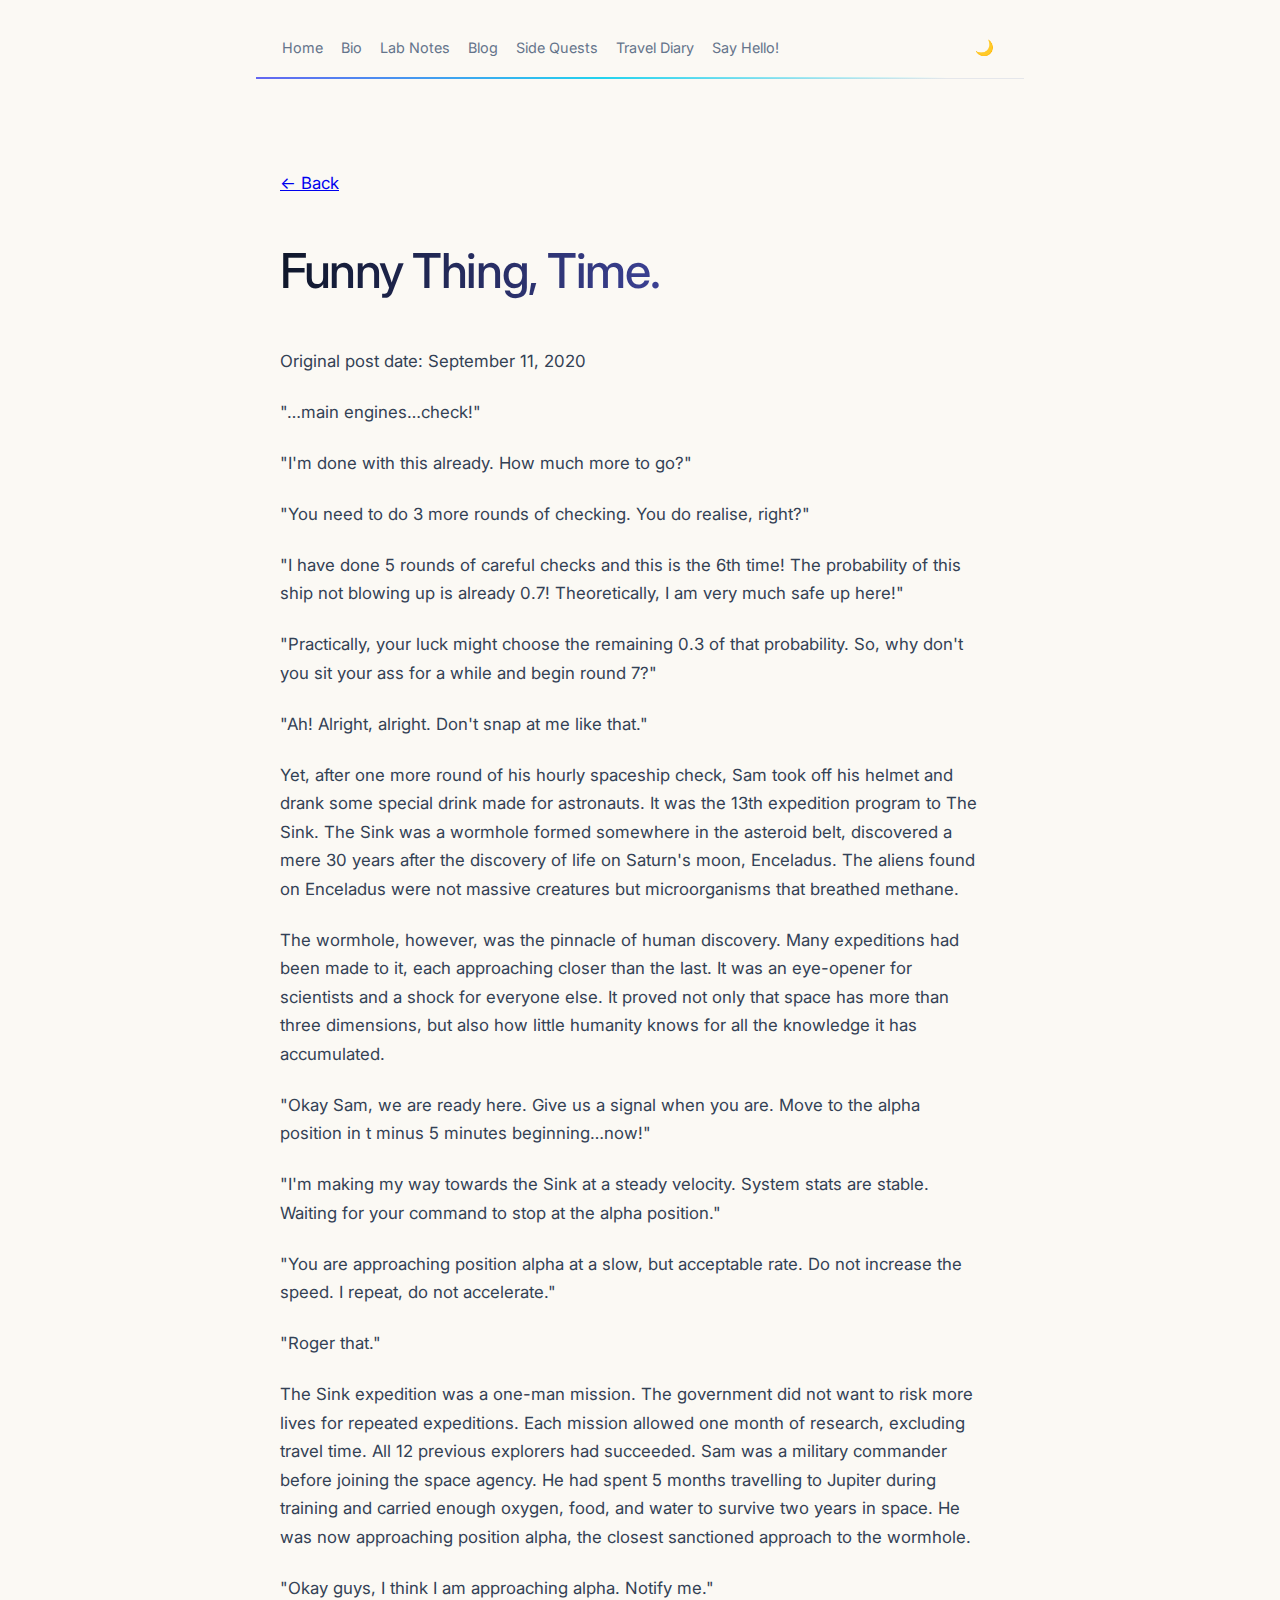
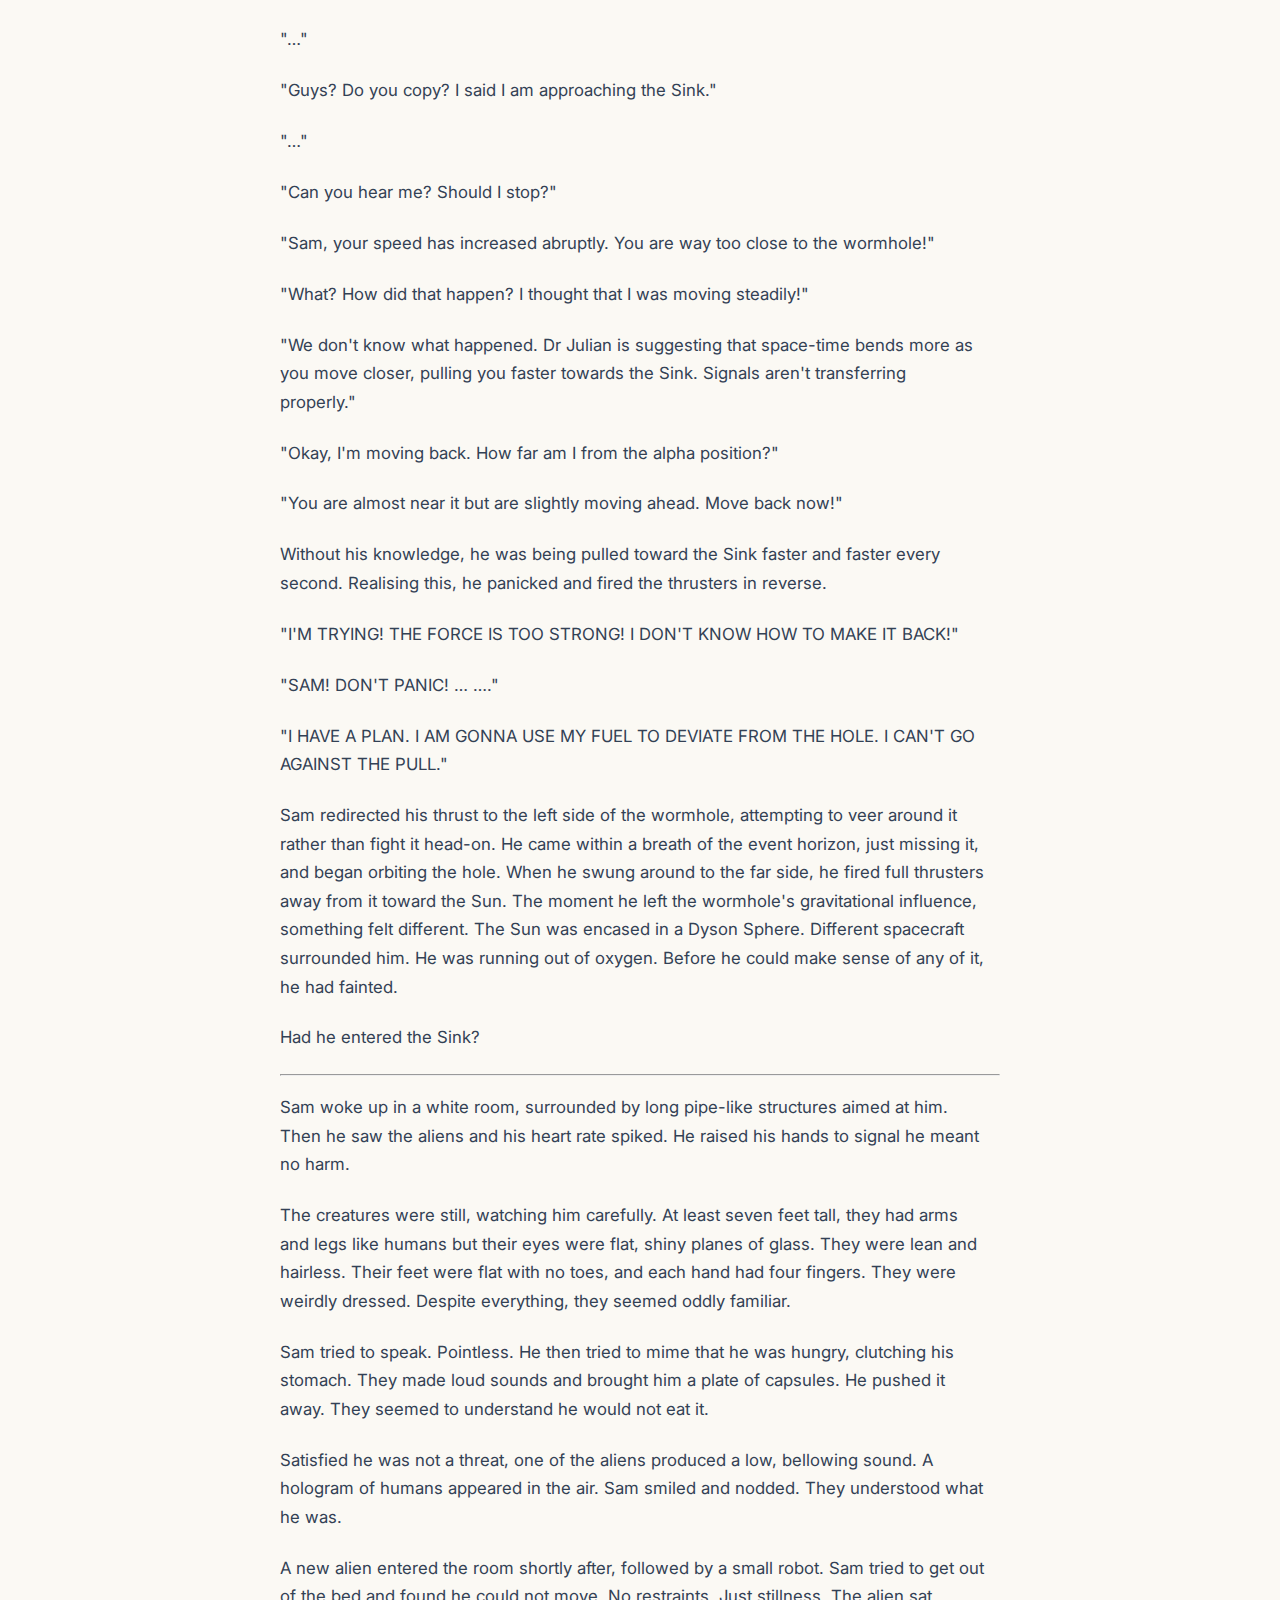
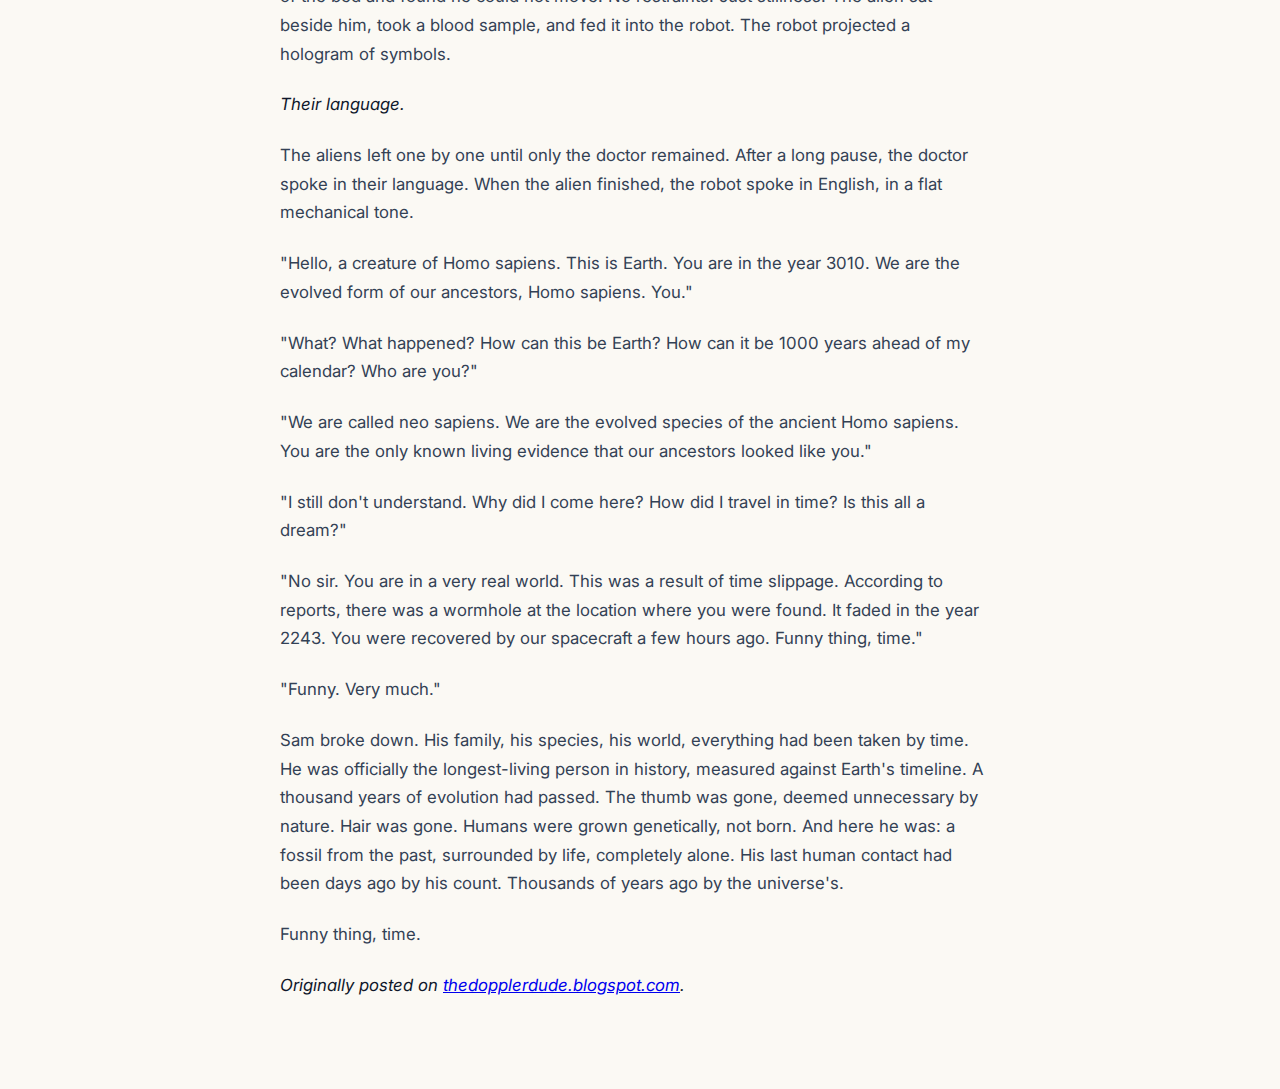
<file: blog/funny-thing-time.html>
<!DOCTYPE html>
<html lang="en">
<head>
  <script>
  (function() {
    var theme = localStorage.getItem('theme');
    if (theme) {
      document.documentElement.setAttribute('data-theme', theme);
    } else if (window.matchMedia('(prefers-color-scheme: dark)').matches) {
      document.documentElement.setAttribute('data-theme', 'dark');
    }
  })();
</script>
<!-- Google Tag Manager -->
<script>(function(w,d,s,l,i){w[l]=w[l]||[];w[l].push({'gtm.start':
new Date().getTime(),event:'gtm.js'});var f=d.getElementsByTagName(s)[0],
j=d.createElement(s),dl=l!='dataLayer'?'&l='+l:'';j.async=true;j.src=
'https://www.googletagmanager.com/gtm.js?id='+i+dl;f.parentNode.insertBefore(j,f);
})(window,document,'script','dataLayer','GTM-MBDZ4VKH');</script>
<!-- End Google Tag Manager -->

  <meta charset="UTF-8">
  <title>Funny Thing, Time — Sameer Devipur</title>
  <meta name="viewport" content="width=device-width, initial-scale=1">
  <link rel="icon" type="image/svg+xml" href="../assets/favicon.svg">
  <link rel="stylesheet" href="../assets/css/style.css">
  <!-- Font -->
  <link rel="preconnect" href="https://fonts.googleapis.com">
  <link rel="preconnect" href="https://fonts.gstatic.com" crossorigin>
  <link href="https://fonts.googleapis.com/css2?family=Inter:wght@300;400;500;600&display=swap" rel="stylesheet">
  <script src="../assets/js/include.js" defer></script>
</head>
<body>
  <!-- Google Tag Manager (noscript) -->
  <noscript><iframe src="https://www.googletagmanager.com/ns.html?id=GTM-MBDZ4VKH"
  height="0" width="0" style="display:none;visibility:hidden"></iframe></noscript>
  <!-- End Google Tag Manager (noscript) -->

  <header id="site-header"></header>
  <main>
    <p><a href="../blog.html">← Back</a></p>
    <h1>Funny Thing, Time.</h1>

    <p>
      Original post date: September 11, 2020
    </p>

    <p>
      "…main engines…check!"
    </p>
    <p>
      "I'm done with this already. How much more to go?"
    </p>
    <p>
      "You need to do 3 more rounds of checking. You do realise, right?"
    </p>
    <p>
      "I have done 5 rounds of careful checks and this is the 6th time! The probability of this
      ship not blowing up is already 0.7! Theoretically, I am very much safe up here!"
    </p>
    <p>
      "Practically, your luck might choose the remaining 0.3 of that probability. So, why don't
      you sit your ass for a while and begin round 7?"
    </p>
    <p>
      "Ah! Alright, alright. Don't snap at me like that."
    </p>

    <p>
      Yet, after one more round of his hourly spaceship check, Sam took off his helmet and drank
      some special drink made for astronauts. It was the 13th expedition program to The Sink. The
      Sink was a wormhole formed somewhere in the asteroid belt, discovered a mere 30 years after
      the discovery of life on Saturn's moon, Enceladus. The aliens found on Enceladus were not
      massive creatures but microorganisms that breathed methane.
    </p>

    <p>
      The wormhole, however, was the pinnacle of human discovery. Many expeditions had been made to
      it, each approaching closer than the last. It was an eye-opener for scientists and a shock for
      everyone else. It proved not only that space has more than three dimensions, but also how
      little humanity knows for all the knowledge it has accumulated.
    </p>

    <p>
      "Okay Sam, we are ready here. Give us a signal when you are. Move to the alpha position in
      t minus 5 minutes beginning…now!"
    </p>
    <p>
      "I'm making my way towards the Sink at a steady velocity. System stats are stable. Waiting
      for your command to stop at the alpha position."
    </p>
    <p>
      "You are approaching position alpha at a slow, but acceptable rate. Do not increase the
      speed. I repeat, do not accelerate."
    </p>
    <p>
      "Roger that."
    </p>

    <p>
      The Sink expedition was a one-man mission. The government did not want to risk more lives for
      repeated expeditions. Each mission allowed one month of research, excluding travel time. All
      12 previous explorers had succeeded. Sam was a military commander before joining the space
      agency. He had spent 5 months travelling to Jupiter during training and carried enough oxygen,
      food, and water to survive two years in space. He was now approaching position alpha, the
      closest sanctioned approach to the wormhole.
    </p>

    <p>
      "Okay guys, I think I am approaching alpha. Notify me."
    </p>
    <p>
      "…"
    </p>
    <p>
      "Guys? Do you copy? I said I am approaching the Sink."
    </p>
    <p>
      "…"
    </p>
    <p>
      "Can you hear me? Should I stop?"
    </p>
    <p>
      "Sam, your speed has increased abruptly. You are way too close to the wormhole!"
    </p>
    <p>
      "What? How did that happen? I thought that I was moving steadily!"
    </p>
    <p>
      "We don't know what happened. Dr Julian is suggesting that space-time bends more as you move
      closer, pulling you faster towards the Sink. Signals aren't transferring properly."
    </p>
    <p>
      "Okay, I'm moving back. How far am I from the alpha position?"
    </p>
    <p>
      "You are almost near it but are slightly moving ahead. Move back now!"
    </p>

    <p>
      Without his knowledge, he was being pulled toward the Sink faster and faster every second.
      Realising this, he panicked and fired the thrusters in reverse.
    </p>

    <p>
      "I'M TRYING! THE FORCE IS TOO STRONG! I DON'T KNOW HOW TO MAKE IT BACK!"
    </p>
    <p>
      "SAM! DON'T PANIC! … …."
    </p>
    <p>
      "I HAVE A PLAN. I AM GONNA USE MY FUEL TO DEVIATE FROM THE HOLE. I CAN'T GO AGAINST THE
      PULL."
    </p>

    <p>
      Sam redirected his thrust to the left side of the wormhole, attempting to veer around it
      rather than fight it head-on. He came within a breath of the event horizon, just missing it,
      and began orbiting the hole. When he swung around to the far side, he fired full thrusters
      away from it toward the Sun. The moment he left the wormhole's gravitational influence,
      something felt different. The Sun was encased in a Dyson Sphere. Different spacecraft
      surrounded him. He was running out of oxygen. Before he could make sense of any of it, he
      had fainted.
    </p>

    <p>
      Had he entered the Sink?
    </p>

    <hr>

    <p>
      Sam woke up in a white room, surrounded by long pipe-like structures aimed at him. Then he
      saw the aliens and his heart rate spiked. He raised his hands to signal he meant no harm.
    </p>

    <p>
      The creatures were still, watching him carefully. At least seven feet tall, they had arms and
      legs like humans but their eyes were flat, shiny planes of glass. They were lean and hairless.
      Their feet were flat with no toes, and each hand had four fingers. They were weirdly dressed.
      Despite everything, they seemed oddly familiar.
    </p>

    <p>
      Sam tried to speak. Pointless. He then tried to mime that he was hungry, clutching his
      stomach. They made loud sounds and brought him a plate of capsules. He pushed it away. They
      seemed to understand he would not eat it.
    </p>

    <p>
      Satisfied he was not a threat, one of the aliens produced a low, bellowing sound. A hologram
      of humans appeared in the air. Sam smiled and nodded. They understood what he was.
    </p>

    <p>
      A new alien entered the room shortly after, followed by a small robot. Sam tried to get out
      of the bed and found he could not move. No restraints. Just stillness. The alien sat beside
      him, took a blood sample, and fed it into the robot. The robot projected a hologram of symbols.
    </p>

    <p>
      <em>Their language.</em>
    </p>

    <p>
      The aliens left one by one until only the doctor remained. After a long pause, the doctor
      spoke in their language. When the alien finished, the robot spoke in English, in a flat
      mechanical tone.
    </p>

    <p>
      "Hello, a creature of Homo sapiens. This is Earth. You are in the year 3010. We are the
      evolved form of our ancestors, Homo sapiens. You."
    </p>
    <p>
      "What? What happened? How can this be Earth? How can it be 1000 years ahead of my calendar?
      Who are you?"
    </p>
    <p>
      "We are called neo sapiens. We are the evolved species of the ancient Homo sapiens. You are
      the only known living evidence that our ancestors looked like you."
    </p>
    <p>
      "I still don't understand. Why did I come here? How did I travel in time? Is this all a
      dream?"
    </p>
    <p>
      "No sir. You are in a very real world. This was a result of time slippage. According to
      reports, there was a wormhole at the location where you were found. It faded in the year 2243.
      You were recovered by our spacecraft a few hours ago. Funny thing, time."
    </p>
    <p>
      "Funny. Very much."
    </p>

    <p>
      Sam broke down. His family, his species, his world, everything had been taken by time. He was
      officially the longest-living person in history, measured against Earth's timeline. A thousand
      years of evolution had passed. The thumb was gone, deemed unnecessary by nature. Hair was
      gone. Humans were grown genetically, not born. And here he was: a fossil from the past,
      surrounded by life, completely alone. His last human contact had been days ago by his count.
      Thousands of years ago by the universe's.
    </p>

    <p>
      Funny thing, time.
    </p>

    <p>
      <em>Originally posted on
      <a href="https://thedopplerdude.blogspot.com" target="_blank" rel="noopener noreferrer">
      thedopplerdude.blogspot.com</a>.</em>
    </p>
  </main>
</body>
</html>
</file>
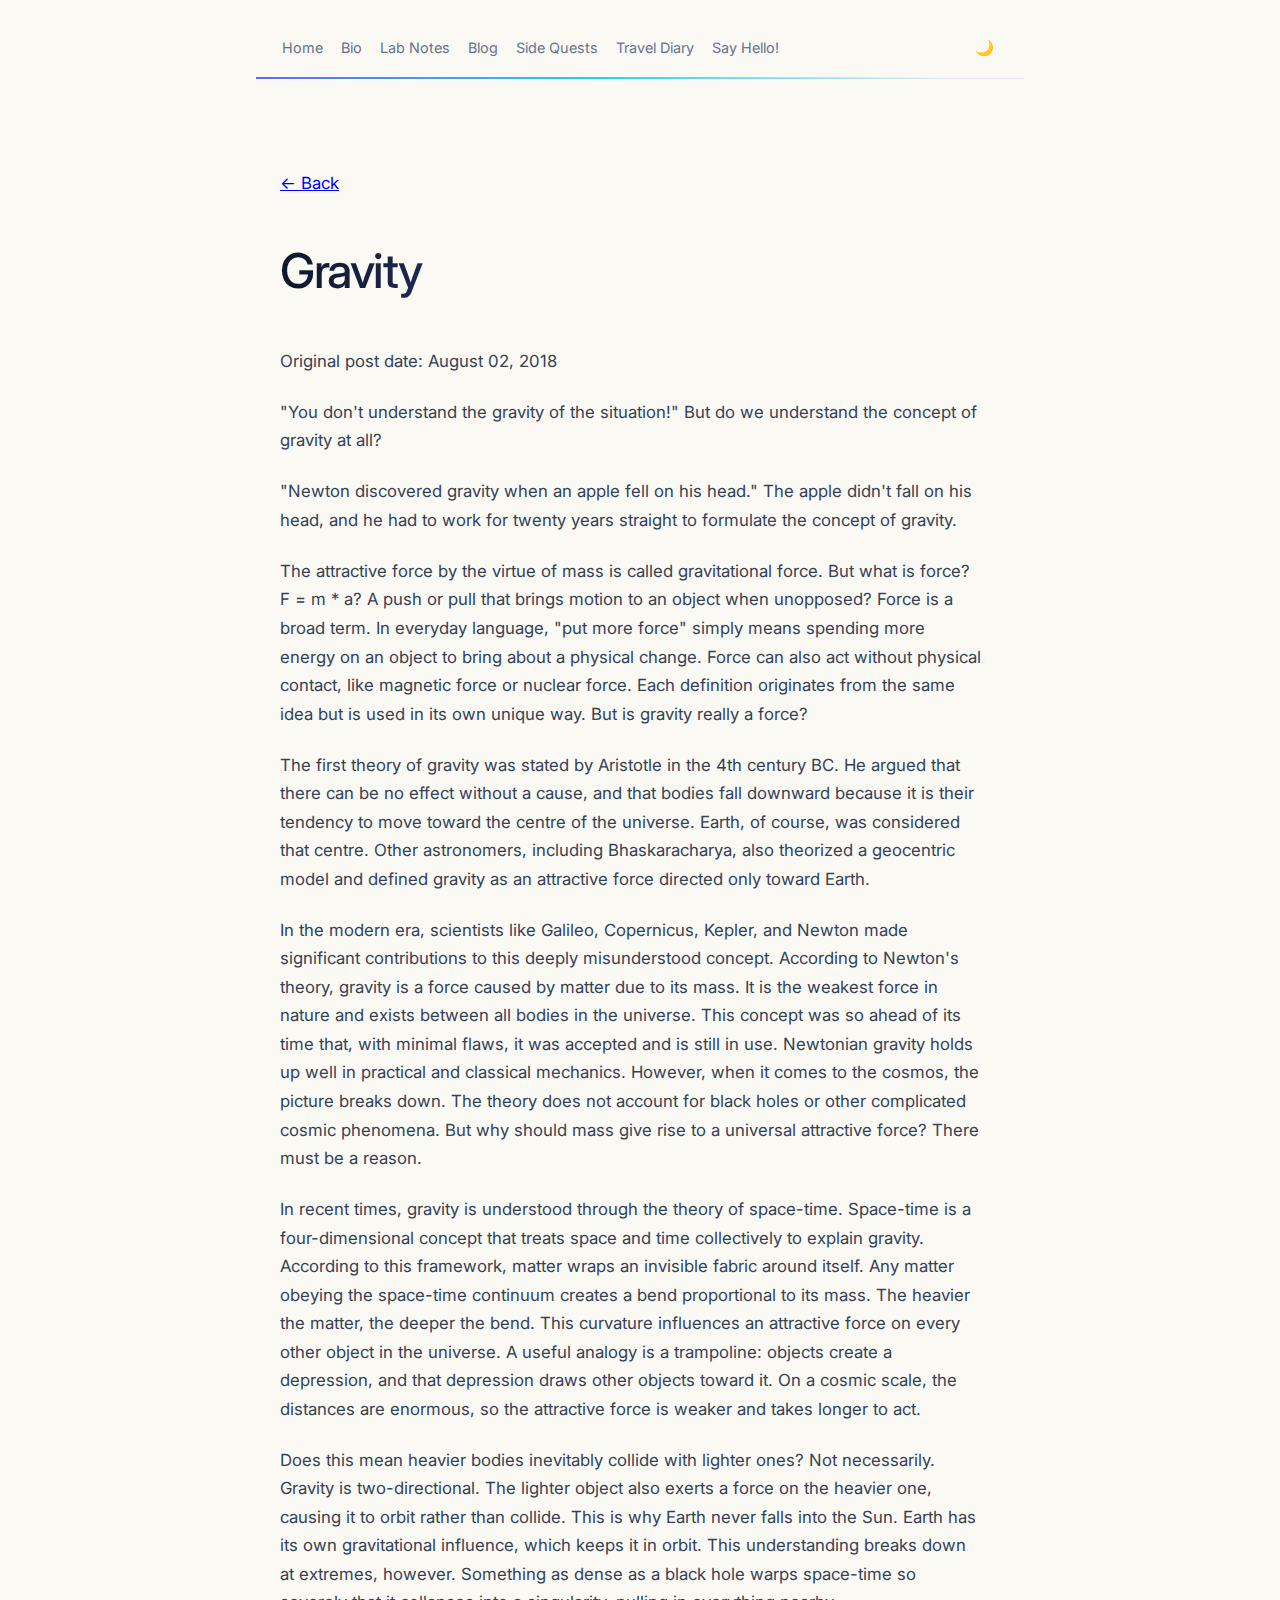
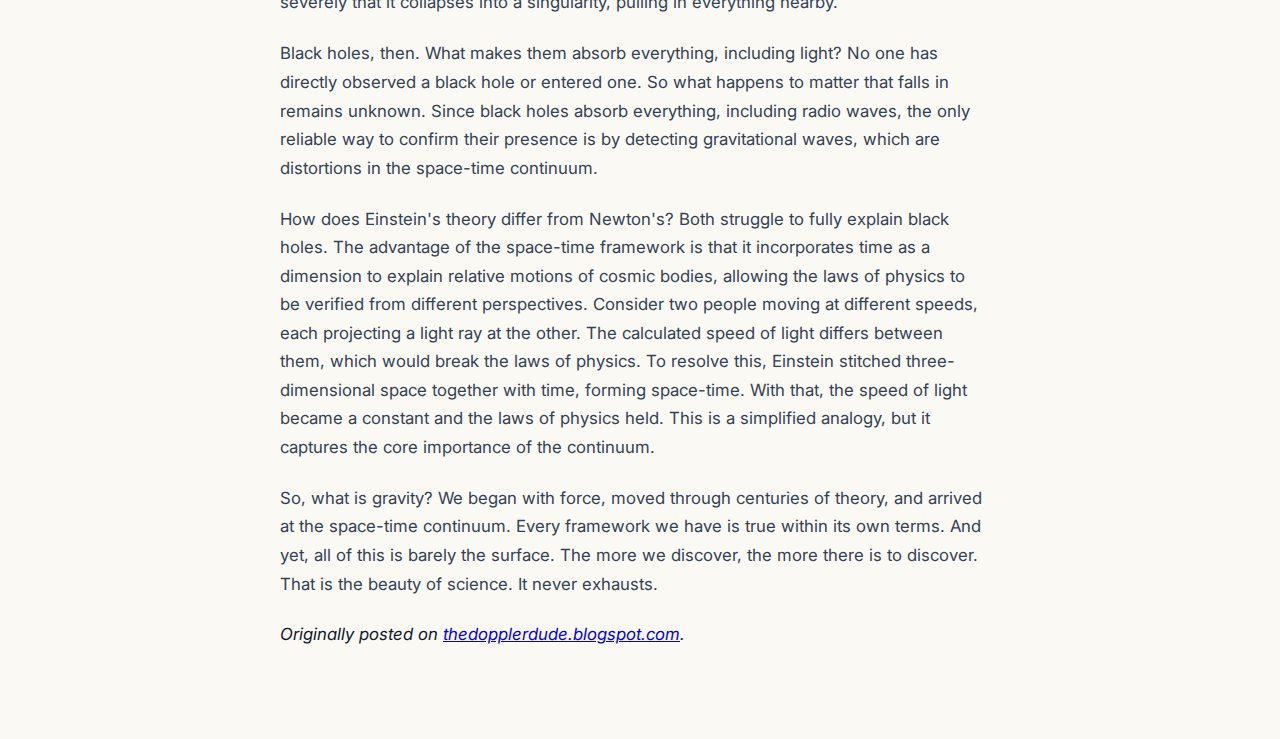
<file: blog/gravity.html>
<!DOCTYPE html>
<html lang="en">
<head>
  <script>
  (function() {
    var theme = localStorage.getItem('theme');
    if (theme) {
      document.documentElement.setAttribute('data-theme', theme);
    } else if (window.matchMedia('(prefers-color-scheme: dark)').matches) {
      document.documentElement.setAttribute('data-theme', 'dark');
    }
  })();
</script>
<!-- Google Tag Manager -->
<script>(function(w,d,s,l,i){w[l]=w[l]||[];w[l].push({'gtm.start':
new Date().getTime(),event:'gtm.js'});var f=d.getElementsByTagName(s)[0],
j=d.createElement(s),dl=l!='dataLayer'?'&l='+l:'';j.async=true;j.src=
'https://www.googletagmanager.com/gtm.js?id='+i+dl;f.parentNode.insertBefore(j,f);
})(window,document,'script','dataLayer','GTM-MBDZ4VKH');</script>
<!-- End Google Tag Manager -->

  <meta charset="UTF-8">
  <title>Gravity</title>
  <meta name="viewport" content="width=device-width, initial-scale=1">
  <link rel="icon" type="image/svg+xml" href="../assets/favicon.svg">
  <link rel="stylesheet" href="../assets/css/style.css">
  <!-- Font -->
  <link rel="preconnect" href="https://fonts.googleapis.com">
  <link rel="preconnect" href="https://fonts.gstatic.com" crossorigin>
  <link href="https://fonts.googleapis.com/css2?family=Inter:wght@300;400;500;600&display=swap" rel="stylesheet">
  <script src="../assets/js/include.js" defer></script>
</head>
<body>
  <!-- Google Tag Manager (noscript) -->
  <noscript><iframe src="https://www.googletagmanager.com/ns.html?id=GTM-MBDZ4VKH"
  height="0" width="0" style="display:none;visibility:hidden"></iframe></noscript>
  <!-- End Google Tag Manager (noscript) -->

  <header id="site-header"></header>
  <main>
    <p><a href="../blog.html">← Back</a></p>
    <h1>Gravity</h1>

    <p>
      Original post date: August 02, 2018
    </p>

    <p>
      "You don't understand the gravity of the situation!" But do we understand the concept of
      gravity at all?
    </p>

    <p>
      "Newton discovered gravity when an apple fell on his head." The apple didn't fall on his head,
      and he had to work for twenty years straight to formulate the concept of gravity.
    </p>

    <p>
      The attractive force by the virtue of mass is called gravitational force. But what is force?
      F = m * a? A push or pull that brings motion to an object when unopposed? Force is a broad
      term. In everyday language, "put more force" simply means spending more energy on an object to
      bring about a physical change. Force can also act without physical contact, like magnetic force
      or nuclear force. Each definition originates from the same idea but is used in its own unique
      way. But is gravity really a force?
    </p>

    <p>
      The first theory of gravity was stated by Aristotle in the 4th century BC. He argued that
      there can be no effect without a cause, and that bodies fall downward because it is their
      tendency to move toward the centre of the universe. Earth, of course, was considered that
      centre. Other astronomers, including Bhaskaracharya, also theorized a geocentric model and
      defined gravity as an attractive force directed only toward Earth.
    </p>

    <p>
      In the modern era, scientists like Galileo, Copernicus, Kepler, and Newton made significant
      contributions to this deeply misunderstood concept. According to Newton's theory, gravity is a
      force caused by matter due to its mass. It is the weakest force in nature and exists between
      all bodies in the universe. This concept was so ahead of its time that, with minimal flaws, it
      was accepted and is still in use. Newtonian gravity holds up well in practical and classical
      mechanics. However, when it comes to the cosmos, the picture breaks down. The theory does not
      account for black holes or other complicated cosmic phenomena. But why should mass give rise to
      a universal attractive force? There must be a reason.
    </p>

    <p>
      In recent times, gravity is understood through the theory of space-time. Space-time is a
      four-dimensional concept that treats space and time collectively to explain gravity. According
      to this framework, matter wraps an invisible fabric around itself. Any matter obeying the
      space-time continuum creates a bend proportional to its mass. The heavier the matter, the
      deeper the bend. This curvature influences an attractive force on every other object in the
      universe. A useful analogy is a trampoline: objects create a depression, and that depression
      draws other objects toward it. On a cosmic scale, the distances are enormous, so the attractive
      force is weaker and takes longer to act.
    </p>

    <p>
      Does this mean heavier bodies inevitably collide with lighter ones? Not necessarily. Gravity
      is two-directional. The lighter object also exerts a force on the heavier one, causing it to
      orbit rather than collide. This is why Earth never falls into the Sun. Earth has its own
      gravitational influence, which keeps it in orbit. This understanding breaks down at extremes,
      however. Something as dense as a black hole warps space-time so severely that it collapses
      into a singularity, pulling in everything nearby.
    </p>

    <p>
      Black holes, then. What makes them absorb everything, including light? No one has directly
      observed a black hole or entered one. So what happens to matter that falls in remains unknown.
      Since black holes absorb everything, including radio waves, the only reliable way to confirm
      their presence is by detecting gravitational waves, which are distortions in the space-time
      continuum.
    </p>

    <p>
      How does Einstein's theory differ from Newton's? Both struggle to fully explain black holes.
      The advantage of the space-time framework is that it incorporates time as a dimension to
      explain relative motions of cosmic bodies, allowing the laws of physics to be verified from
      different perspectives. Consider two people moving at different speeds, each projecting a light
      ray at the other. The calculated speed of light differs between them, which would break the
      laws of physics. To resolve this, Einstein stitched three-dimensional space together with time,
      forming space-time. With that, the speed of light became a constant and the laws of physics
      held. This is a simplified analogy, but it captures the core importance of the continuum.
    </p>

    <p>
      So, what is gravity? We began with force, moved through centuries of theory, and arrived at
      the space-time continuum. Every framework we have is true within its own terms. And yet, all
      of this is barely the surface. The more we discover, the more there is to discover. That is
      the beauty of science. It never exhausts.
    </p>

    <p>
      <em>Originally posted on
      <a href="https://thedopplerdude.blogspot.com" target="_blank" rel="noopener noreferrer">
      thedopplerdude.blogspot.com</a>.</em>
    </p>
  </main>
</body>
</html>
</file>
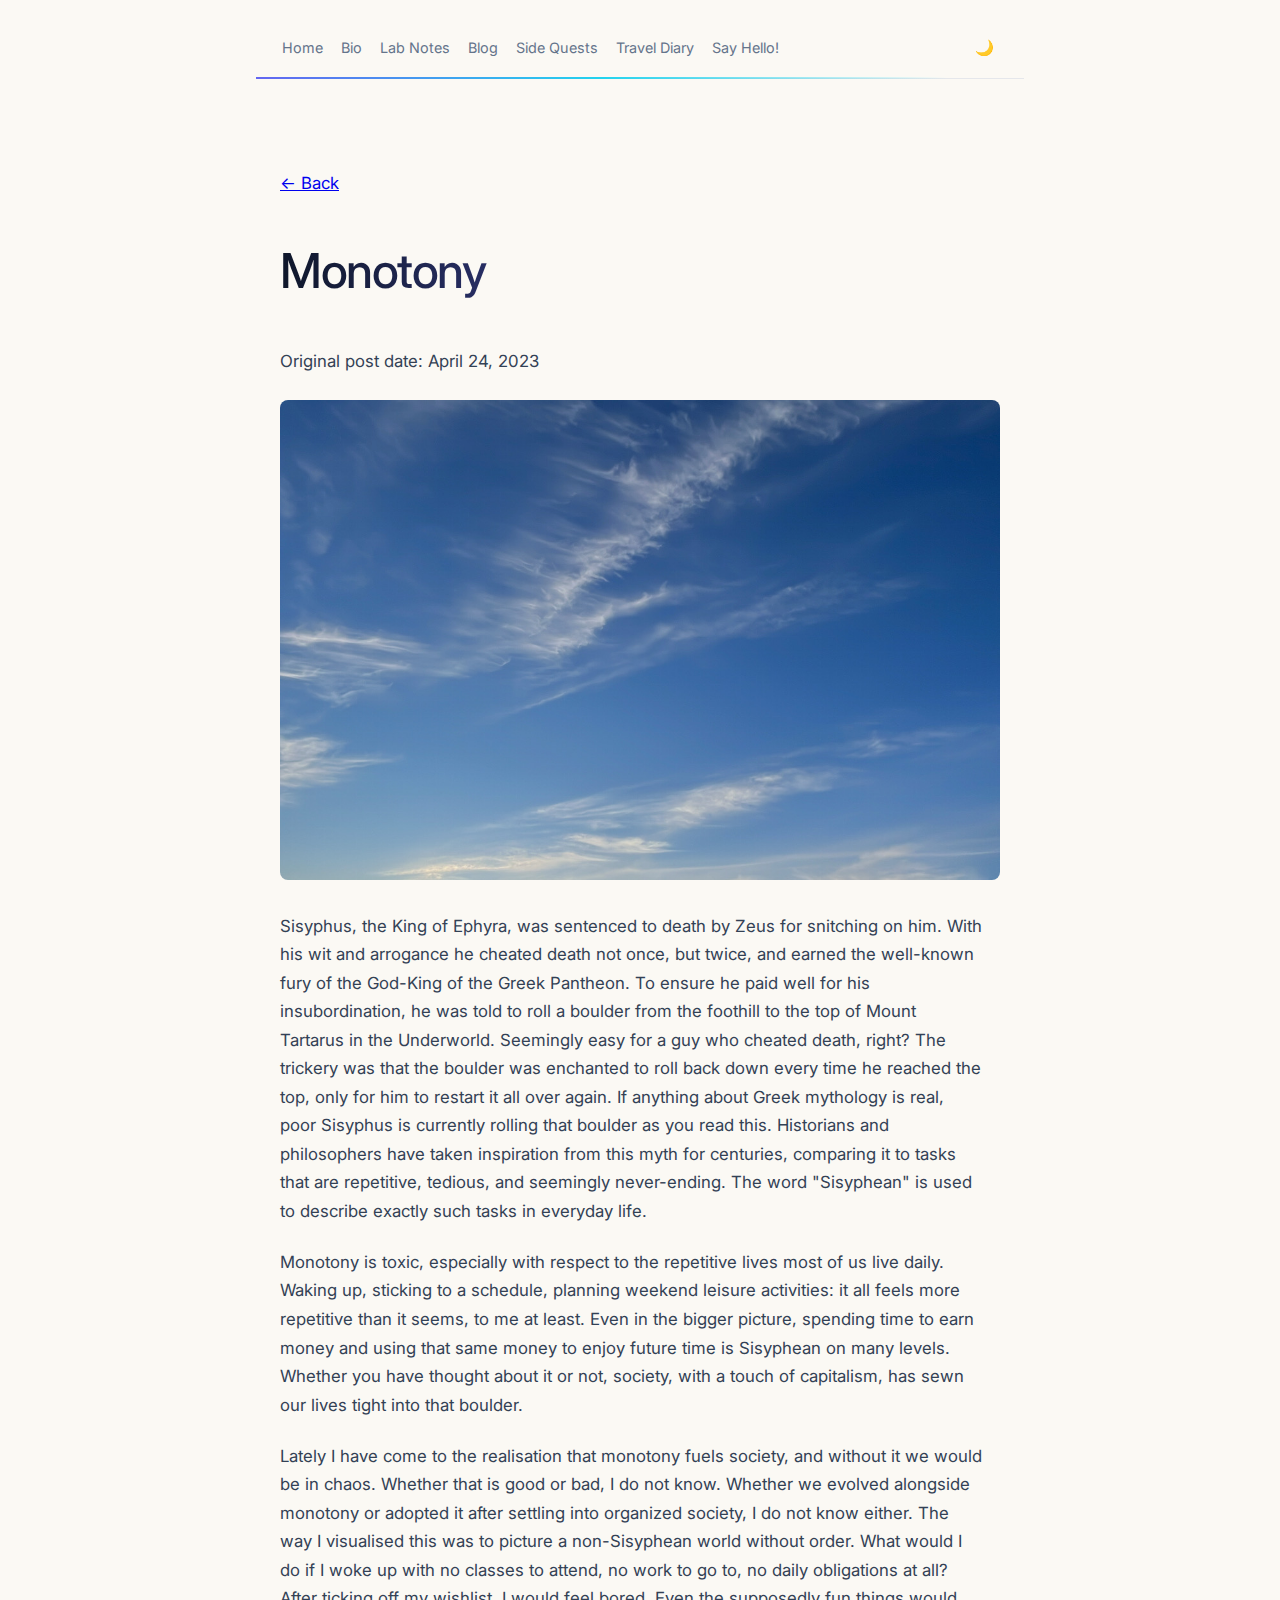
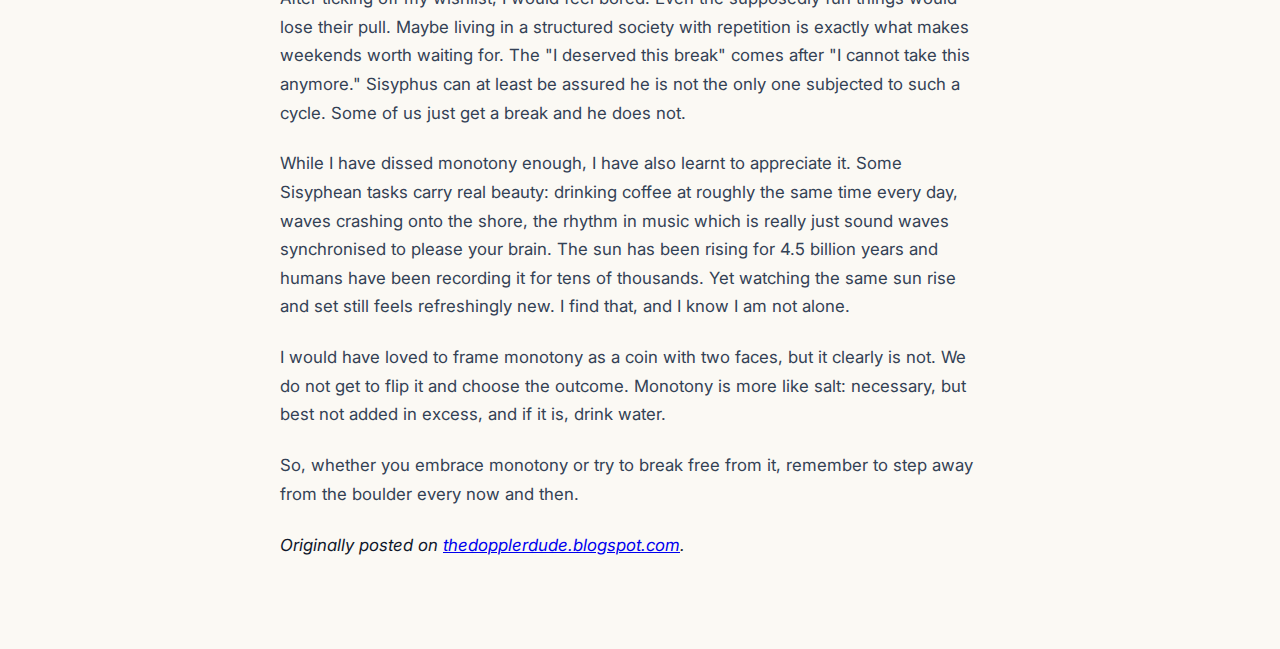
<file: blog/monotony.html>
<!DOCTYPE html>
<html lang="en">
<head>
  <script>
  (function() {
    var theme = localStorage.getItem('theme');
    if (theme) {
      document.documentElement.setAttribute('data-theme', theme);
    } else if (window.matchMedia('(prefers-color-scheme: dark)').matches) {
      document.documentElement.setAttribute('data-theme', 'dark');
    }
  })();
</script>
<!-- Google Tag Manager -->
<script>(function(w,d,s,l,i){w[l]=w[l]||[];w[l].push({'gtm.start':
new Date().getTime(),event:'gtm.js'});var f=d.getElementsByTagName(s)[0],
j=d.createElement(s),dl=l!='dataLayer'?'&l='+l:'';j.async=true;j.src=
'https://www.googletagmanager.com/gtm.js?id='+i+dl;f.parentNode.insertBefore(j,f);
})(window,document,'script','dataLayer','GTM-MBDZ4VKH');</script>
<!-- End Google Tag Manager -->

  <meta charset="UTF-8">
  <title>Monotony — Sameer Devipur</title>
  <meta name="viewport" content="width=device-width, initial-scale=1">
  <link rel="icon" type="image/svg+xml" href="../assets/favicon.svg">
  <link rel="stylesheet" href="../assets/css/style.css">
  <!-- Font -->
  <link rel="preconnect" href="https://fonts.googleapis.com">
  <link rel="preconnect" href="https://fonts.gstatic.com" crossorigin>
  <link href="https://fonts.googleapis.com/css2?family=Inter:wght@300;400;500;600&display=swap" rel="stylesheet">
  <script src="../assets/js/include.js" defer></script>

  <style>
    .post-image {
      width: 100%;
      max-height: 480px;
      object-fit: cover;
      border-radius: 8px;
      margin: 1.5rem 0 2rem;
      display: block;
    }
  </style>
</head>
<body>
  <!-- Google Tag Manager (noscript) -->
  <noscript><iframe src="https://www.googletagmanager.com/ns.html?id=GTM-MBDZ4VKH"
  height="0" width="0" style="display:none;visibility:hidden"></iframe></noscript>
  <!-- End Google Tag Manager (noscript) -->

  <header id="site-header"></header>
  <main>
    <p><a href="../blog.html">← Back</a></p>
    <h1>Monotony</h1>

    <p>
      Original post date: April 24, 2023
    </p>

    <img
      src="../assets/images/Monotony.jpg"
      alt="Sunset over a calm lake with wispy cirrus clouds stretching across a deep blue sky"
      class="post-image"
    >

    <p>
      Sisyphus, the King of Ephyra, was sentenced to death by Zeus for snitching on him. With his
      wit and arrogance he cheated death not once, but twice, and earned the well-known fury of the
      God-King of the Greek Pantheon. To ensure he paid well for his insubordination, he was told to
      roll a boulder from the foothill to the top of Mount Tartarus in the Underworld. Seemingly
      easy for a guy who cheated death, right? The trickery was that the boulder was enchanted to
      roll back down every time he reached the top, only for him to restart it all over again. If
      anything about Greek mythology is real, poor Sisyphus is currently rolling that boulder as you
      read this. Historians and philosophers have taken inspiration from this myth for centuries,
      comparing it to tasks that are repetitive, tedious, and seemingly never-ending. The word
      "Sisyphean" is used to describe exactly such tasks in everyday life.
    </p>

    <p>
      Monotony is toxic, especially with respect to the repetitive lives most of us live daily.
      Waking up, sticking to a schedule, planning weekend leisure activities: it all feels more
      repetitive than it seems, to me at least. Even in the bigger picture, spending time to earn
      money and using that same money to enjoy future time is Sisyphean on many levels. Whether you
      have thought about it or not, society, with a touch of capitalism, has sewn our lives tight
      into that boulder.
    </p>

    <p>
      Lately I have come to the realisation that monotony fuels society, and without it we would be
      in chaos. Whether that is good or bad, I do not know. Whether we evolved alongside monotony or
      adopted it after settling into organized society, I do not know either. The way I visualised
      this was to picture a non-Sisyphean world without order. What would I do if I woke up with no
      classes to attend, no work to go to, no daily obligations at all? After ticking off my
      wishlist, I would feel bored. Even the supposedly fun things would lose their pull. Maybe
      living in a structured society with repetition is exactly what makes weekends worth waiting
      for. The "I deserved this break" comes after "I cannot take this anymore." Sisyphus can at
      least be assured he is not the only one subjected to such a cycle. Some of us just get a break
      and he does not.
    </p>

    <p>
      While I have dissed monotony enough, I have also learnt to appreciate it. Some Sisyphean tasks
      carry real beauty: drinking coffee at roughly the same time every day, waves crashing onto the
      shore, the rhythm in music which is really just sound waves synchronised to please your brain.
      The sun has been rising for 4.5 billion years and humans have been recording it for tens of
      thousands. Yet watching the same sun rise and set still feels refreshingly new. I find that,
      and I know I am not alone.
    </p>

    <p>
      I would have loved to frame monotony as a coin with two faces, but it clearly is not. We do
      not get to flip it and choose the outcome. Monotony is more like salt: necessary, but best not
      added in excess, and if it is, drink water.
    </p>

    <p>
      So, whether you embrace monotony or try to break free from it, remember to step away from the
      boulder every now and then.
    </p>

    <p>
      <em>Originally posted on
      <a href="https://thedopplerdude.blogspot.com" target="_blank" rel="noopener noreferrer">
      thedopplerdude.blogspot.com</a>.</em>
    </p>
  </main>
</body>
</html>
</file>
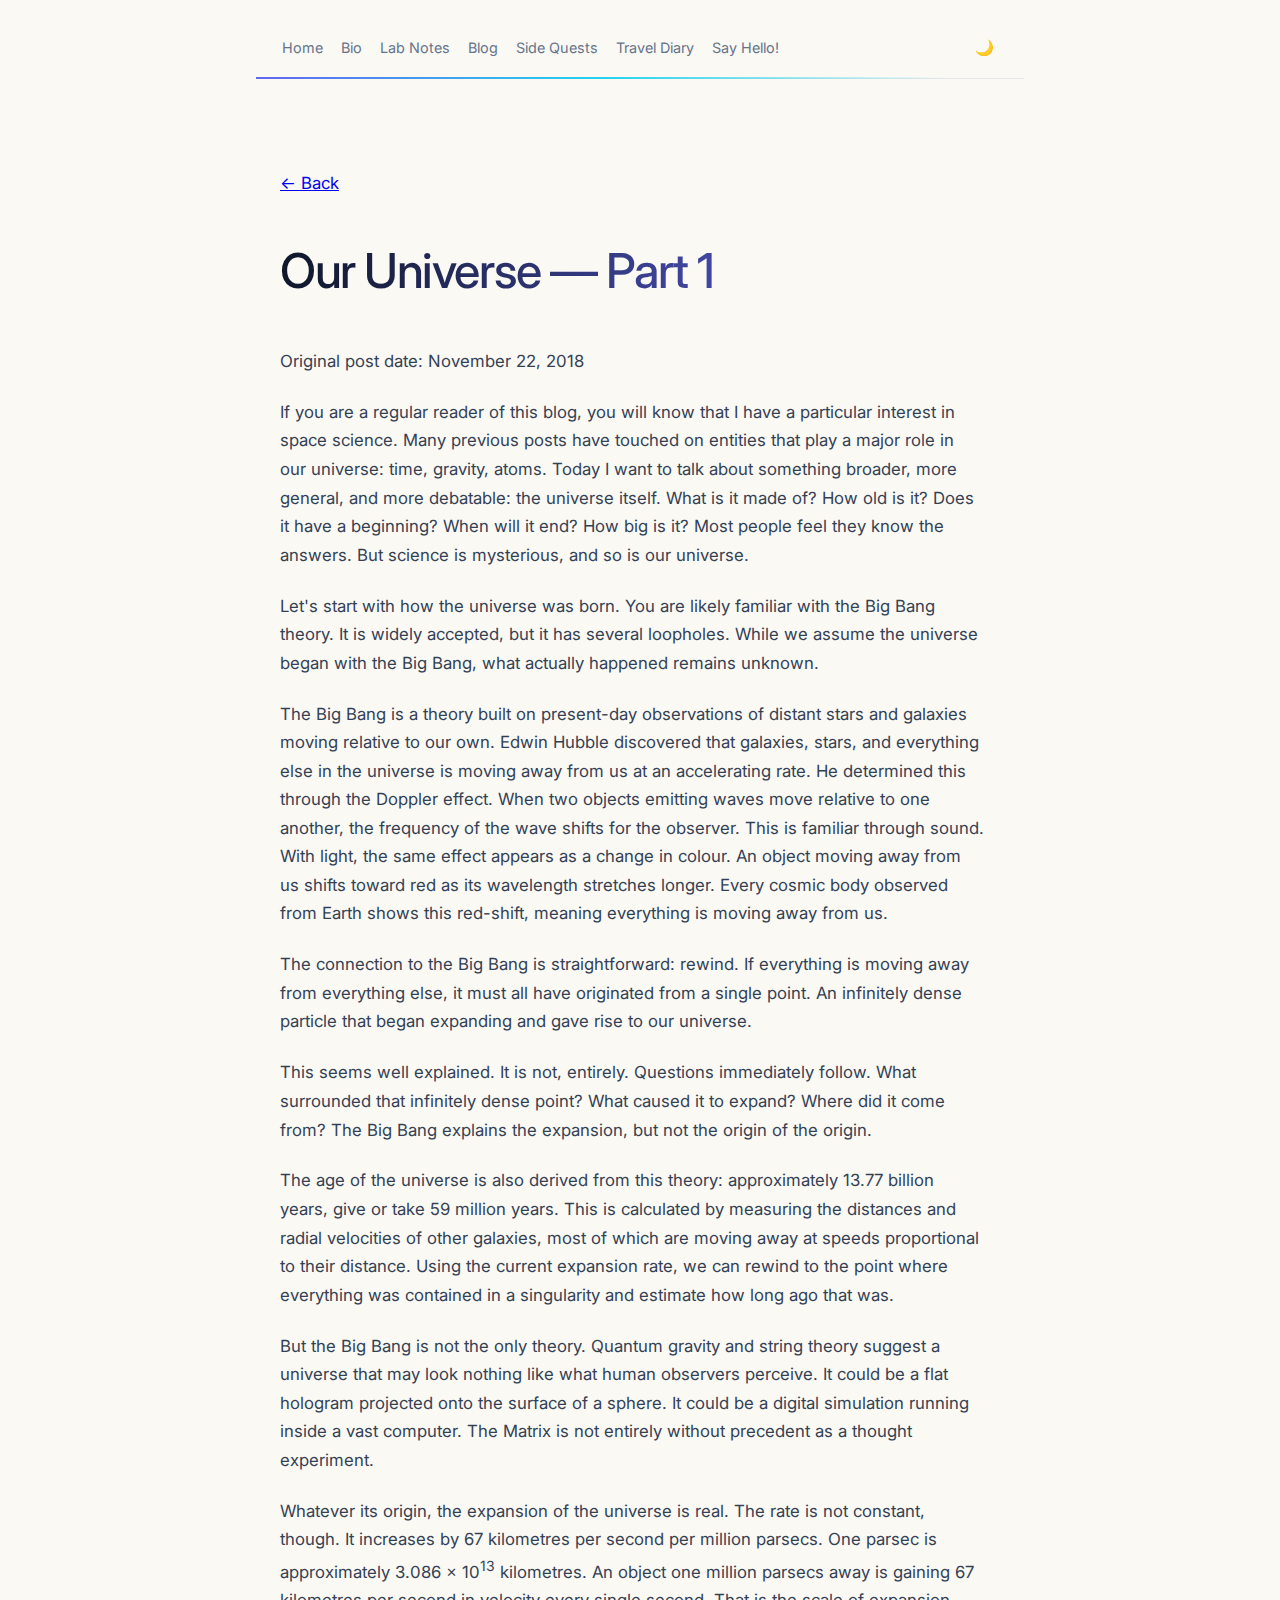
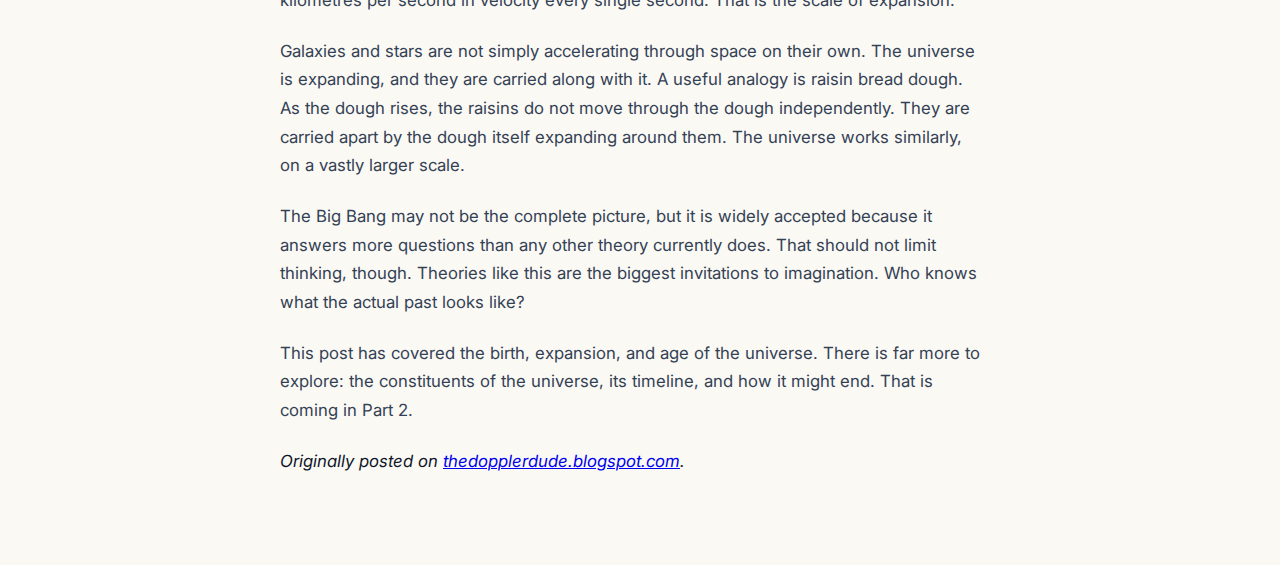
<file: blog/our-universe-1.html>
<!DOCTYPE html>
<html lang="en">
<head>
  <script>
  (function() {
    var theme = localStorage.getItem('theme');
    if (theme) {
      document.documentElement.setAttribute('data-theme', theme);
    } else if (window.matchMedia('(prefers-color-scheme: dark)').matches) {
      document.documentElement.setAttribute('data-theme', 'dark');
    }
  })();
</script>
<!-- Google Tag Manager -->
<script>(function(w,d,s,l,i){w[l]=w[l]||[];w[l].push({'gtm.start':
new Date().getTime(),event:'gtm.js'});var f=d.getElementsByTagName(s)[0],
j=d.createElement(s),dl=l!='dataLayer'?'&l='+l:'';j.async=true;j.src=
'https://www.googletagmanager.com/gtm.js?id='+i+dl;f.parentNode.insertBefore(j,f);
})(window,document,'script','dataLayer','GTM-MBDZ4VKH');</script>
<!-- End Google Tag Manager -->

  <meta charset="UTF-8">
  <title>Our Universe — Part 1 — Sameer Devipur</title>
  <meta name="viewport" content="width=device-width, initial-scale=1">
  <link rel="icon" type="image/svg+xml" href="../assets/favicon.svg">
  <link rel="stylesheet" href="../assets/css/style.css">
  <!-- Font -->
  <link rel="preconnect" href="https://fonts.googleapis.com">
  <link rel="preconnect" href="https://fonts.gstatic.com" crossorigin>
  <link href="https://fonts.googleapis.com/css2?family=Inter:wght@300;400;500;600&display=swap" rel="stylesheet">
  <script src="../assets/js/include.js" defer></script>
</head>
<body>
  <!-- Google Tag Manager (noscript) -->
  <noscript><iframe src="https://www.googletagmanager.com/ns.html?id=GTM-MBDZ4VKH"
  height="0" width="0" style="display:none;visibility:hidden"></iframe></noscript>
  <!-- End Google Tag Manager (noscript) -->

  <header id="site-header"></header>
  <main>
    <p><a href="../blog.html">← Back</a></p>
    <h1>Our Universe — Part 1</h1>

    <p>
      Original post date: November 22, 2018
    </p>

    <p>
      If you are a regular reader of this blog, you will know that I have a particular interest in
      space science. Many previous posts have touched on entities that play a major role in our
      universe: time, gravity, atoms. Today I want to talk about something broader, more general,
      and more debatable: the universe itself. What is it made of? How old is it? Does it have a
      beginning? When will it end? How big is it? Most people feel they know the answers. But
      science is mysterious, and so is our universe.
    </p>

    <p>
      Let's start with how the universe was born. You are likely familiar with the Big Bang theory.
      It is widely accepted, but it has several loopholes. While we assume the universe began with
      the Big Bang, what actually happened remains unknown.
    </p>

    <p>
      The Big Bang is a theory built on present-day observations of distant stars and galaxies
      moving relative to our own. Edwin Hubble discovered that galaxies, stars, and everything else
      in the universe is moving away from us at an accelerating rate. He determined this through the
      Doppler effect. When two objects emitting waves move relative to one another, the frequency of
      the wave shifts for the observer. This is familiar through sound. With light, the same effect
      appears as a change in colour. An object moving away from us shifts toward red as its
      wavelength stretches longer. Every cosmic body observed from Earth shows this red-shift,
      meaning everything is moving away from us.
    </p>

    <p>
      The connection to the Big Bang is straightforward: rewind. If everything is moving away from
      everything else, it must all have originated from a single point. An infinitely dense particle
      that began expanding and gave rise to our universe.
    </p>

    <p>
      This seems well explained. It is not, entirely. Questions immediately follow. What surrounded
      that infinitely dense point? What caused it to expand? Where did it come from? The Big Bang
      explains the expansion, but not the origin of the origin.
    </p>

    <p>
      The age of the universe is also derived from this theory: approximately 13.77 billion years,
      give or take 59 million years. This is calculated by measuring the distances and radial
      velocities of other galaxies, most of which are moving away at speeds proportional to their
      distance. Using the current expansion rate, we can rewind to the point where everything was
      contained in a singularity and estimate how long ago that was.
    </p>

    <p>
      But the Big Bang is not the only theory. Quantum gravity and string theory suggest a universe
      that may look nothing like what human observers perceive. It could be a flat hologram projected
      onto the surface of a sphere. It could be a digital simulation running inside a vast computer.
      The Matrix is not entirely without precedent as a thought experiment.
    </p>

    <p>
      Whatever its origin, the expansion of the universe is real. The rate is not constant, though.
      It increases by 67 kilometres per second per million parsecs. One parsec is approximately
      3.086 × 10<sup>13</sup> kilometres. An object one million parsecs away is gaining 67
      kilometres per second in velocity every single second. That is the scale of expansion.
    </p>

    <p>
      Galaxies and stars are not simply accelerating through space on their own. The universe is
      expanding, and they are carried along with it. A useful analogy is raisin bread dough. As the
      dough rises, the raisins do not move through the dough independently. They are carried apart
      by the dough itself expanding around them. The universe works similarly, on a vastly larger
      scale.
    </p>

    <p>
      The Big Bang may not be the complete picture, but it is widely accepted because it answers
      more questions than any other theory currently does. That should not limit thinking, though.
      Theories like this are the biggest invitations to imagination. Who knows what the actual past
      looks like?
    </p>

    <p>
      This post has covered the birth, expansion, and age of the universe. There is far more to
      explore: the constituents of the universe, its timeline, and how it might end. That is coming
      in Part 2.
    </p>

    <p>
      <em>Originally posted on
      <a href="https://thedopplerdude.blogspot.com/2018/11/our-universe-1.html"
         target="_blank" rel="noopener noreferrer">thedopplerdude.blogspot.com</a>.</em>
    </p>
  </main>
</body>
</html>
</file>
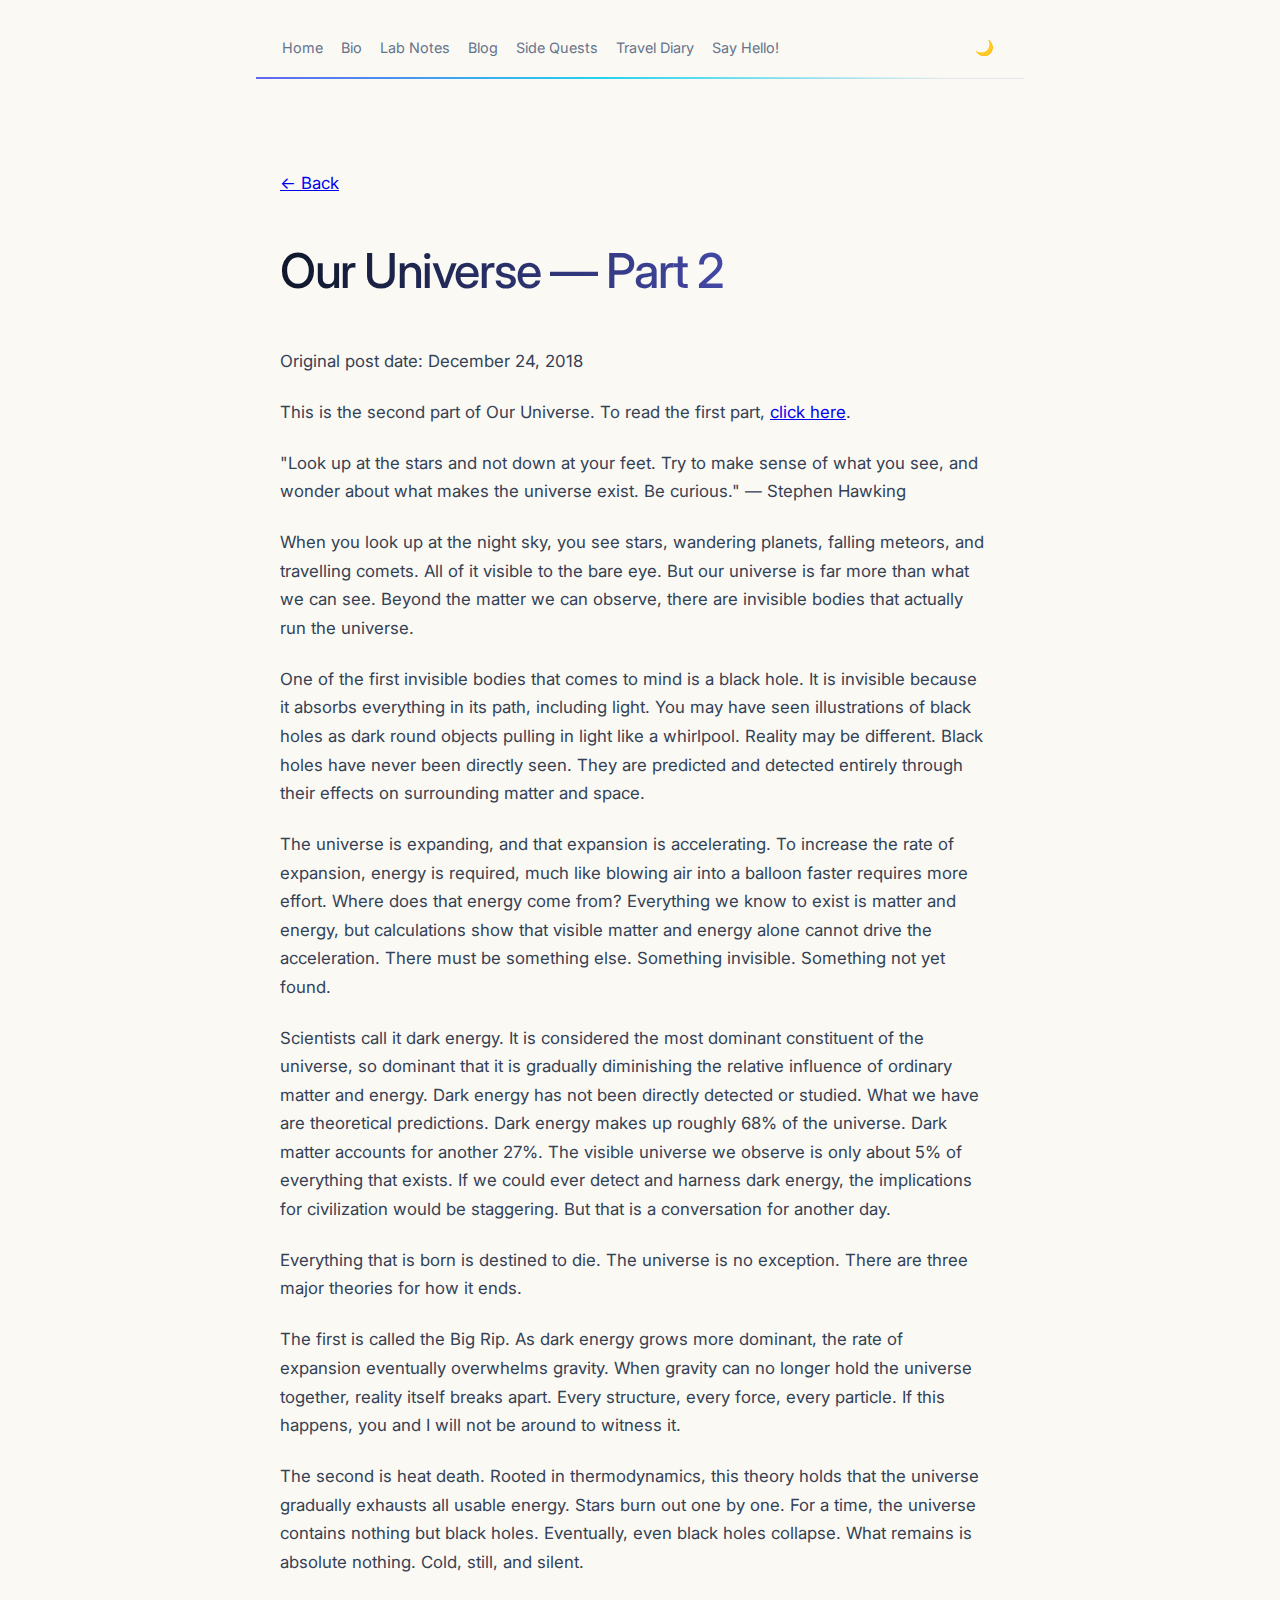
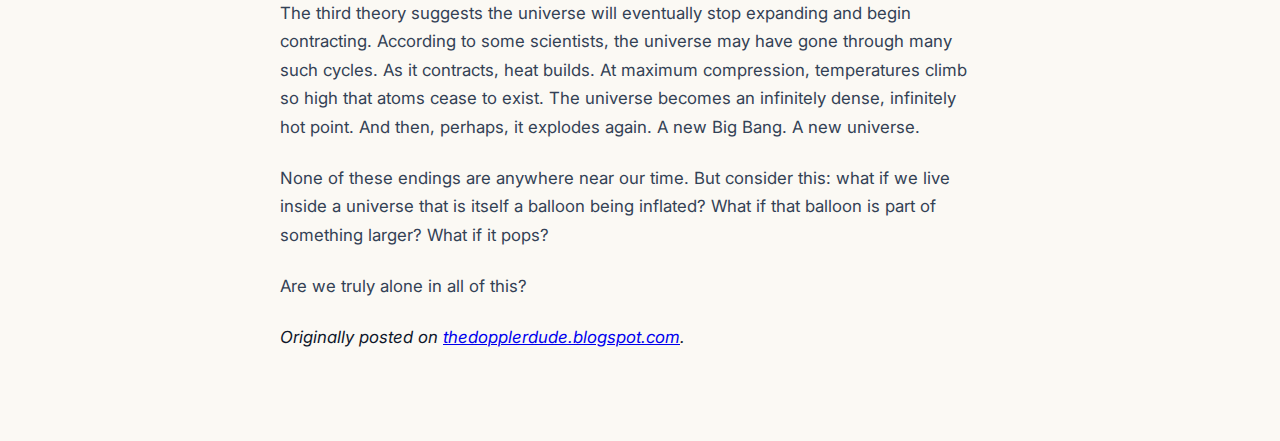
<file: blog/our-universe-2.html>
<!DOCTYPE html>
<html lang="en">
<head>
  <script>
  (function() {
    var theme = localStorage.getItem('theme');
    if (theme) {
      document.documentElement.setAttribute('data-theme', theme);
    } else if (window.matchMedia('(prefers-color-scheme: dark)').matches) {
      document.documentElement.setAttribute('data-theme', 'dark');
    }
  })();
</script>
<!-- Google Tag Manager -->
<script>(function(w,d,s,l,i){w[l]=w[l]||[];w[l].push({'gtm.start':
new Date().getTime(),event:'gtm.js'});var f=d.getElementsByTagName(s)[0],
j=d.createElement(s),dl=l!='dataLayer'?'&l='+l:'';j.async=true;j.src=
'https://www.googletagmanager.com/gtm.js?id='+i+dl;f.parentNode.insertBefore(j,f);
})(window,document,'script','dataLayer','GTM-MBDZ4VKH');</script>
<!-- End Google Tag Manager -->

  <meta charset="UTF-8">
  <title>Our Universe — Part 2 — Sameer Devipur</title>
  <meta name="viewport" content="width=device-width, initial-scale=1">
  <link rel="icon" type="image/svg+xml" href="../assets/favicon.svg">
  <link rel="stylesheet" href="../assets/css/style.css">
  <!-- Font -->
  <link rel="preconnect" href="https://fonts.googleapis.com">
  <link rel="preconnect" href="https://fonts.gstatic.com" crossorigin>
  <link href="https://fonts.googleapis.com/css2?family=Inter:wght@300;400;500;600&display=swap" rel="stylesheet">
  <script src="../assets/js/include.js" defer></script>
</head>
<body>
  <!-- Google Tag Manager (noscript) -->
  <noscript><iframe src="https://www.googletagmanager.com/ns.html?id=GTM-MBDZ4VKH"
  height="0" width="0" style="display:none;visibility:hidden"></iframe></noscript>
  <!-- End Google Tag Manager (noscript) -->

  <header id="site-header"></header>
  <main>
    <p><a href="../blog.html">← Back</a></p>
    <h1>Our Universe — Part 2</h1>

    <p>
      Original post date: December 24, 2018
    </p>

    <p>
      This is the second part of Our Universe. To read the first part,
      <a href="our-universe-1.html">click here</a>.
    </p>

    <p>
      "Look up at the stars and not down at your feet. Try to make sense of what you see, and
      wonder about what makes the universe exist. Be curious." — Stephen Hawking
    </p>

    <p>
      When you look up at the night sky, you see stars, wandering planets, falling meteors, and
      travelling comets. All of it visible to the bare eye. But our universe is far more than what
      we can see. Beyond the matter we can observe, there are invisible bodies that actually run the
      universe.
    </p>

    <p>
      One of the first invisible bodies that comes to mind is a black hole. It is invisible because
      it absorbs everything in its path, including light. You may have seen illustrations of black
      holes as dark round objects pulling in light like a whirlpool. Reality may be different. Black
      holes have never been directly seen. They are predicted and detected entirely through their
      effects on surrounding matter and space.
    </p>

    <p>
      The universe is expanding, and that expansion is accelerating. To increase the rate of
      expansion, energy is required, much like blowing air into a balloon faster requires more
      effort. Where does that energy come from? Everything we know to exist is matter and energy,
      but calculations show that visible matter and energy alone cannot drive the acceleration. There
      must be something else. Something invisible. Something not yet found.
    </p>

    <p>
      Scientists call it dark energy. It is considered the most dominant constituent of the
      universe, so dominant that it is gradually diminishing the relative influence of ordinary
      matter and energy. Dark energy has not been directly detected or studied. What we have are
      theoretical predictions. Dark energy makes up roughly 68% of the universe. Dark matter accounts
      for another 27%. The visible universe we observe is only about 5% of everything that exists.
      If we could ever detect and harness dark energy, the implications for civilization would be
      staggering. But that is a conversation for another day.
    </p>

    <p>
      Everything that is born is destined to die. The universe is no exception. There are three
      major theories for how it ends.
    </p>

    <p>
      The first is called the Big Rip. As dark energy grows more dominant, the rate of expansion
      eventually overwhelms gravity. When gravity can no longer hold the universe together, reality
      itself breaks apart. Every structure, every force, every particle. If this happens, you and I
      will not be around to witness it.
    </p>

    <p>
      The second is heat death. Rooted in thermodynamics, this theory holds that the universe
      gradually exhausts all usable energy. Stars burn out one by one. For a time, the universe
      contains nothing but black holes. Eventually, even black holes collapse. What remains is
      absolute nothing. Cold, still, and silent.
    </p>

    <p>
      The third theory suggests the universe will eventually stop expanding and begin contracting.
      According to some scientists, the universe may have gone through many such cycles. As it
      contracts, heat builds. At maximum compression, temperatures climb so high that atoms cease to
      exist. The universe becomes an infinitely dense, infinitely hot point. And then, perhaps, it
      explodes again. A new Big Bang. A new universe.
    </p>

    <p>
      None of these endings are anywhere near our time. But consider this: what if we live inside a
      universe that is itself a balloon being inflated? What if that balloon is part of something
      larger? What if it pops?
    </p>

    <p>
      Are we truly alone in all of this?
    </p>

    <p>
      <em>Originally posted on
      <a href="https://thedopplerdude.blogspot.com" target="_blank" rel="noopener noreferrer">
      thedopplerdude.blogspot.com</a>.</em>
    </p>
  </main>
</body>
</html>
</file>
<file: assets/css/style.css>
/* =========================================================
   THEME VARIABLES
   ========================================================= */

/* Light theme (default) */
:root {
  --bg: #fbf9f4;
  --surface: #f8fafc;

  --text-main: #0f172a;
  --text-muted: #334155;
  --text-light: #64748b;

  --accent: #6366f1;
  --accent-2: #22d3ee;
  --accent-soft: #e0e7ff;

  --max-width: 720px;
}

/* Dark theme */
[data-theme="dark"] {
  --bg: #0b1020;
  --surface: #111827;

  --text-main: #e5e7eb;
  --text-muted: #9ca3af;
  --text-light: #c7cbd1;

  --accent: #818cf8;
  --accent-2: #22d3ee;
  --accent-soft: #1e293b;
}

/* =========================================================
   GLOBAL BASE STYLES
   ========================================================= */

body {
  margin: 0;
  background: var(--bg);
  font-family:
    "Inter",
    system-ui,
    -apple-system,
    "Segoe UI",
    "Segoe UI Emoji",
    "Apple Color Emoji",
    "Noto Color Emoji",
    sans-serif;
  color: var(--text-main);
  line-height: 1.7;
}

/* =========================================================
   HEADER & NAVIGATION
   ========================================================= */

header {
  max-width: var(--max-width);
  margin: 32px auto 0;
  padding: 0 24px 14px;
  border-bottom: 1px solid #e5e7eb;
  position: relative;
}

header::after {
  content: "";
  position: absolute;
  left: 0;
  bottom: -1px;
  width: 100%;
  height: 2px;
  background: linear-gradient(
    90deg,
    var(--accent),
    var(--accent-2),
    transparent 90%
  );
}

nav {
  display: flex;
  flex-wrap: wrap;
  gap: 14px;
  align-items: center;
}

nav a {
  text-decoration: none;
  color: var(--text-light);
  font-size: 0.9rem;
  padding: 4px 2px;
  transition: color 0.2s ease, opacity 0.2s ease;
}

nav a:hover {
  color: var(--accent);
  opacity: 0.85;
}

#theme-toggle {
  margin-left: auto;
  background: none;
  border: none;
  color: var(--text-light);
  font-size: 0.95rem;
  cursor: pointer;
  padding: 4px 6px;
}

#theme-toggle:hover {
  color: var(--accent);
}

/* =========================================================
   MAIN CONTENT (ARTICLE LAYOUT)
   ========================================================= */

main {
  max-width: var(--max-width);
  margin: 10vh auto;
  padding: 0 24px;
  position: relative;
  z-index: 1;
}

h1 {
  font-size: clamp(2.2rem, 4vw, 3rem);
  font-weight: 500;
  letter-spacing: -0.03em;
  margin-bottom: 2.2rem;

  background: linear-gradient(
    90deg,
    var(--text-main),
    var(--accent)
  );
  -webkit-background-clip: text;
  -webkit-text-fill-color: transparent;
}

p {
  font-size: 1.05rem;
  color: var(--text-muted);
  max-width: 64ch;
  margin-bottom: 1.4rem;
}

p em {
  color: var(--text-main);
  font-style: italic;
}

p:last-child {
  margin-bottom: 0;
}

/* =========================================================
   FIGURES & IMAGES
   ========================================================= */

figure {
  margin: 2.6rem 0 2.2rem;
}

figure img {
  width: 100%;
  height: auto;
  border-radius: 8px;
  background: var(--surface);
  border: 1px solid var(--accent-soft);
}

figcaption {
  font-size: 0.9rem;
  color: var(--text-light);
  margin-top: 0.6rem;
  max-width: 64ch;
}

.citation {
  font-size: 0.8rem;
  color: var(--text-light);
  margin-top: 0.4rem;
  max-width: 64ch;
  opacity: 0.85;
}

/* =========================================================
   PROFILE IMAGE
   ========================================================= */

.profile-pic {
  display: block;
  width: 144px;
  height: 144px;
  border-radius: 50%;
  object-fit: cover;
  margin: 0 0 1.6rem 2px;
  border: 2px solid var(--accent-soft);
  box-shadow: 0 8px 24px rgba(15, 23, 42, 0.1);
}

@media (max-width: 600px) {
  .profile-pic {
    width: 112px;
    height: 112px;
  }
}

/* =========================================================
   AMBIENT FLAGS
   =========================================================

.ambient-flags {
  position: fixed;
  inset: 0;
  pointer-events: none;
  z-index: 0;
}

.ambient-flag {
  position: absolute;
}

.ambient-flag span {
  display: inline-block;
  font-size: 1.4rem;
}

.f1, .f6, .f9  { opacity: 0.9; }
.f3, .f7, .f10 { opacity: 0.75; }
.f5, .f11      { opacity: 0.65; }

.f1  { top: 14%; left: 3%; }
.f3  { top: 41%; left: 7%; }
.f5  { top: 59%; left: 5%; }
.f7  { top: 77%; left: 11%; }
.f9  { top: 91%; left: 4%; }

.f2  { top: 19%; right: 5%; }
.f4  { top: 33%; right: 8%; }
.f6  { top: 54%; right: 6%; }
.f8  { top: 71%; right: 9%; }
.f10 { top: 83%; right: 3%; }

.f11 { top: 9%; right: 2%; }

@media (max-width: 700px) {
  .ambient-flags {
    display: none;
  }
}
*/

/* =========================================================
   TRAVEL PAGE – COUNTRY GRID
   ========================================================= */

.country-container {
  display: grid;
  grid-template-columns: repeat(auto-fit, minmax(160px, 1fr));
  gap: 20px;
  margin-top: 40px;
}

.country-btn {
  display: block;
  padding: 16px;
  text-align: center;
  background: var(--surface);
  color: var(--text-main);
  text-decoration: none;
  border-radius: 12px;
  border: 1px solid var(--accent-soft);
  font-weight: 500;
  transition: transform 0.2s ease, box-shadow 0.2s ease, border-color 0.2s ease;
}

/* Hover interaction */
.country-btn:hover {
  transform: scale(1.06);
  border-color: var(--accent);
  box-shadow: 0 8px 20px rgba(15, 23, 42, 0.08);
}

/* Dark mode hover refinement */
[data-theme="dark"] .country-btn:hover {
  box-shadow: 0 10px 24px rgba(0, 0, 0, 0.4);
}

/* Click feedback */
.country-btn:active {
  transform: scale(0.96);
}

/* =========================================================
   TRAVEL PAGES – CONTENT
   ========================================================= */

.travel-content {
  max-width: 720px;
  margin: auto;
  padding-top: 1rem;
  line-height: 1.7;
}

.travel-content img {
  width: 100%;
  border-radius: 10px;
  margin: 24px 0;
  border: 1px solid var(--accent-soft);
}

/* =========================================================
   SIDE QUESTS – GAMES SECTION
   ========================================================= */

.side-section {
  margin-top: 4rem;
}

.thinking-grid {
  display: grid;
  gap: 1.6rem;
  grid-template-columns: repeat(auto-fit, minmax(280px, 1fr));
}

.thinking-card {
  padding: 1.6rem;
  border-radius: 12px;
  background: var(--surface);
  border: 1px solid var(--accent-soft);
  transition: transform 0.15s ease, box-shadow 0.15s ease, border-color 0.15s ease;
}

.thinking-card:hover {
  transform: translateY(-2px);
  border-color: var(--accent);
  box-shadow: 0 10px 24px rgba(15, 23, 42, 0.08);
}

[data-theme="dark"] .thinking-card:hover {
  box-shadow: 0 10px 24px rgba(0, 0, 0, 0.4);
}

.expand-content {
  display: none;
  margin-top: 0.8rem;
}

.thinking-card.expanded .expand-content {
  display: block;
}

.read-more-btn {
  margin-top: 1rem;
  padding: 6px 16px;
  border-radius: 20px;
  border: 1px solid var(--accent);
  background: transparent;
  color: var(--accent);
  font-size: 0.85rem;
  font-family: inherit;
  cursor: pointer;
  transition: background 0.2s ease, color 0.2s ease;
}

.read-more-btn:hover {
  background: var(--accent);
  color: #fff;
}
</file>
